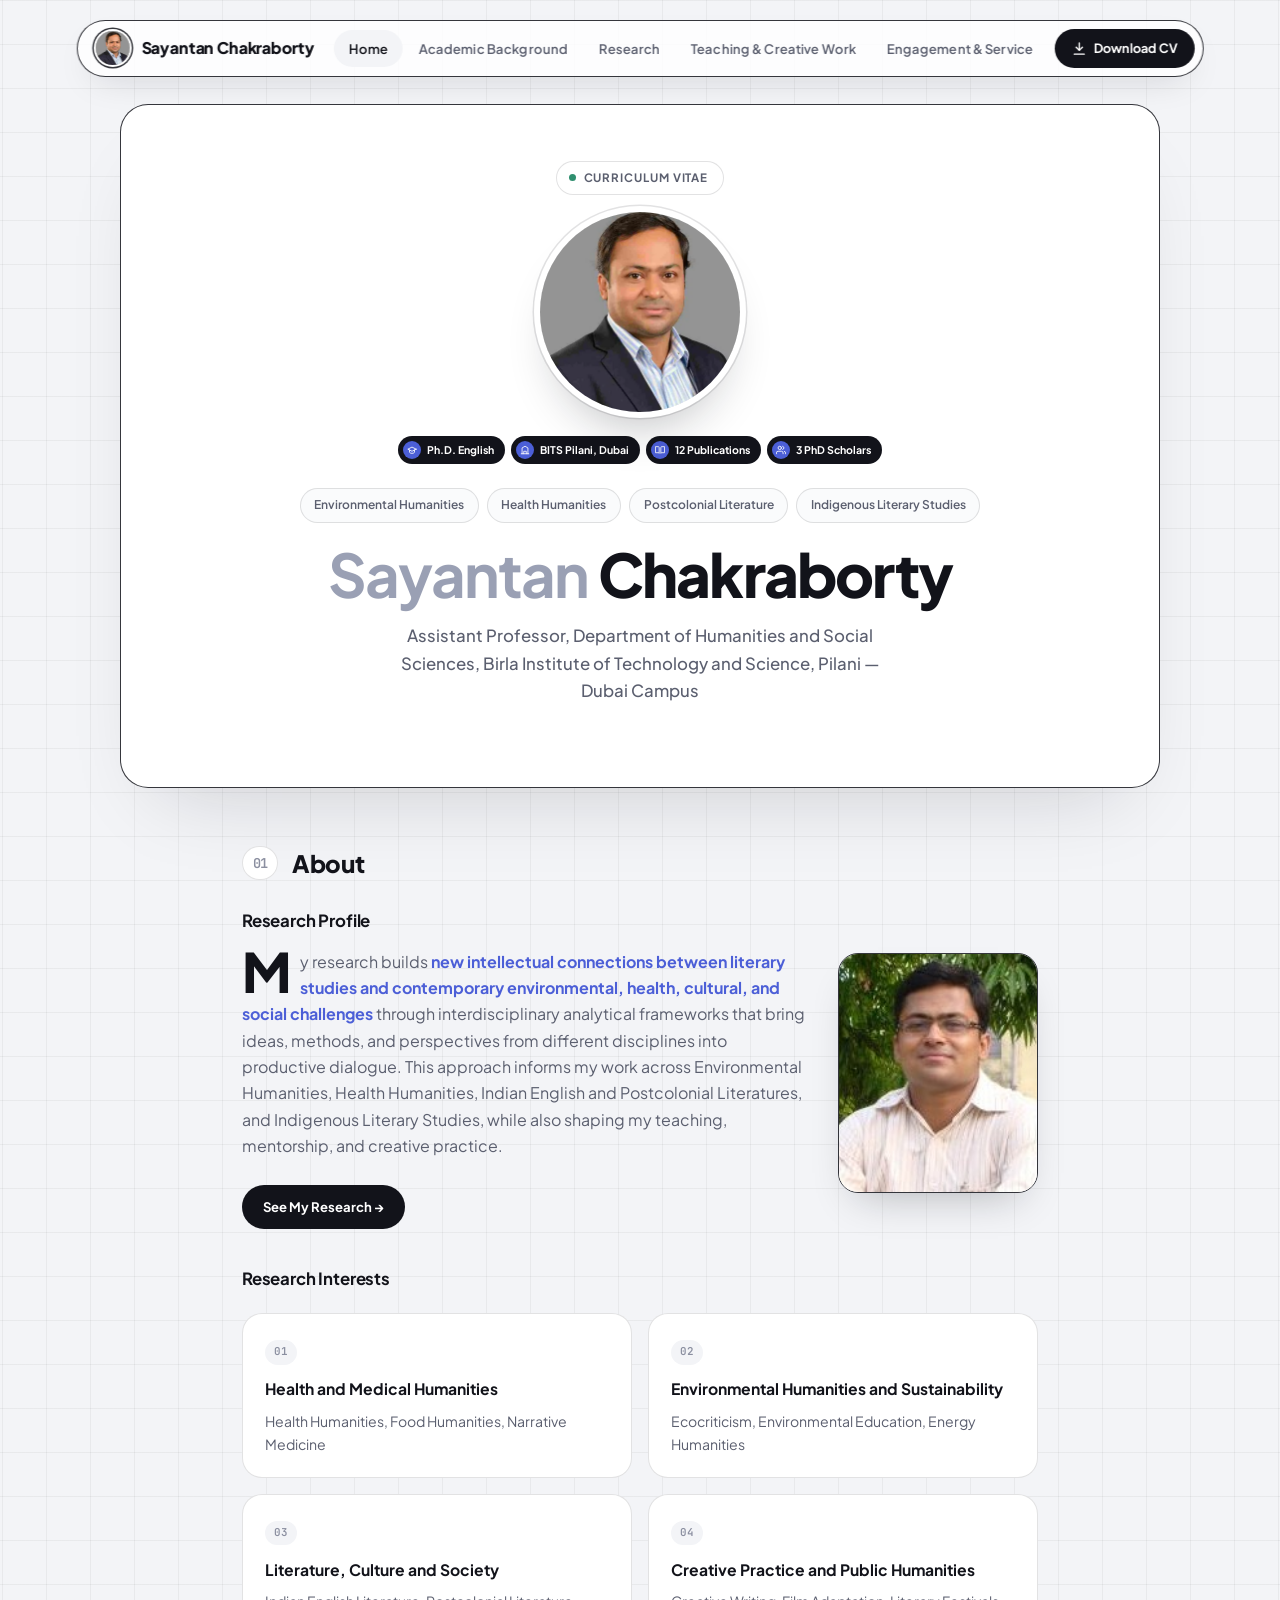
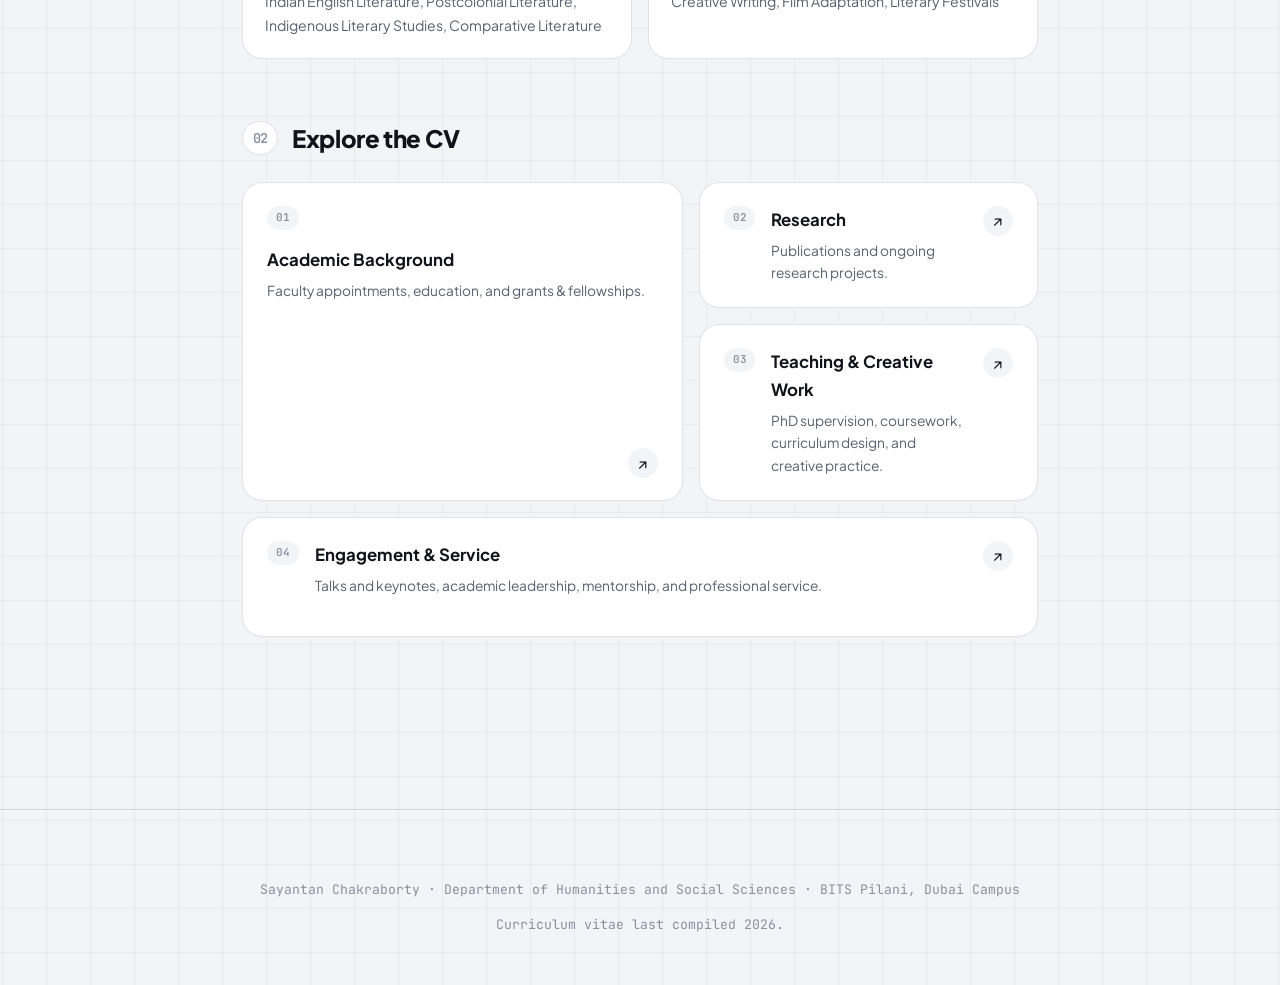
<file: index.html>
<!DOCTYPE html>
<html lang="en">
<head>
<meta charset="UTF-8">
<meta name="viewport" content="width=device-width, initial-scale=1.0">
<title>Sayantan Chakraborty — Curriculum Vitae</title>
<meta name="description" content="Academic portfolio and curriculum vitae of Sayantan Chakraborty, Assistant Professor, Department of Humanities and Social Sciences, BITS Pilani, Dubai Campus.">
<meta name="theme-color" content="#14161b">
<link rel="icon" href="assets/sayantan-chakraborty.webp" type="image/webp">
<link rel="apple-touch-icon" href="assets/sayantan-chakraborty.webp">
<meta property="og:type" content="profile">
<meta property="og:site_name" content="Sayantan Chakraborty">
<meta property="og:url" content="https://prashant-raghav1512.github.io/SayantanChakraborty/">
<meta property="og:title" content="Sayantan Chakraborty — Curriculum Vitae">
<meta property="og:description" content="Assistant Professor, Department of Humanities and Social Sciences, BITS Pilani, Dubai Campus. Environmental Humanities · Health Humanities · Postcolonial Literature.">
<meta property="og:image" content="https://prashant-raghav1512.github.io/SayantanChakraborty/assets/sayantan-chakraborty.webp">
<meta name="twitter:card" content="summary">
<meta name="twitter:title" content="Sayantan Chakraborty — Curriculum Vitae">
<meta name="twitter:description" content="Assistant Professor, Department of Humanities and Social Sciences, BITS Pilani, Dubai Campus.">
<meta name="twitter:image" content="https://prashant-raghav1512.github.io/SayantanChakraborty/assets/sayantan-chakraborty.webp">
<link rel="preconnect" href="https://fonts.googleapis.com">
<link rel="preconnect" href="https://fonts.gstatic.com" crossorigin>
<link href="https://fonts.googleapis.com/css2?family=Plus+Jakarta+Sans:wght@400;500;600;700;800&family=JetBrains+Mono:wght@400;500;600&display=swap" rel="stylesheet">
<link rel="stylesheet" href="styles.css?v=2">
</head>
<body>

<header class="topbar">
  <div class="topbar-inner">
    <a href="index.html" class="brand">
      <img class="brand-photo" src="assets/sayantan-chakraborty.webp" alt="Sayantan Chakraborty" width="38" height="38" decoding="async">
      <span class="brand-name">Sayantan Chakraborty</span>
    </a>
    <button id="navToggle" class="nav-toggle" aria-label="Toggle navigation" aria-expanded="false">
      <span></span><span></span><span></span>
    </button>
    <nav id="mainNav" class="main-nav">
      <a href="index.html" class="nav-link active">Home</a>
      <a href="academic.html" class="nav-link">Academic Background</a>
      <a href="research.html" class="nav-link">Research</a>
      <a href="teaching.html" class="nav-link">Teaching &amp; Creative Work</a>
      <a href="engagement.html" class="nav-link">Engagement &amp; Service</a>
      <a href="assets/Sayantan-Chakraborty-CV.pdf" download="Sayantan-Chakraborty-CV.pdf" class="nav-cta"><svg viewBox="0 0 24 24" fill="none" stroke="currentColor" stroke-width="2.2" stroke-linecap="round" stroke-linejoin="round" aria-hidden="true"><path d="M12 3v12"/><path d="M7 10l5 5 5-5"/><path d="M4 21h16"/></svg>Download CV</a>
    </nav>
  </div>
</header>

<main class="page-content">

  <div class="hero-stage">
  <header class="hero">
    <div class="container">
      <div class="hero-inner">
        <p class="eyebrow">Curriculum Vitae</p>

        <div class="hero-photo-stack">
          <div class="hero-photo-wrap">
            <img class="hero-photo" src="assets/sayantan-chakraborty.webp" alt="Portrait of Sayantan Chakraborty" width="200" height="200" decoding="async">
          </div>
        </div>

        <div class="hero-facts">
          <div class="hero-fact">
            <span class="hero-fact-icon" aria-hidden="true"><svg viewBox="0 0 24 24" fill="none" stroke="currentColor" stroke-width="2" stroke-linecap="round" stroke-linejoin="round"><path d="M22 10L12 5 2 10l10 5 10-5Z"/><path d="M6 12v5c0 1.5 2.5 3 6 3s6-1.5 6-3v-5"/></svg></span>
            Ph.D. English
          </div>
          <div class="hero-fact">
            <span class="hero-fact-icon" aria-hidden="true"><svg viewBox="0 0 24 24" fill="none" stroke="currentColor" stroke-width="2" stroke-linecap="round" stroke-linejoin="round"><path d="M3 21h18"/><path d="M5 21V7l7-4 7 4v14"/><path d="M9 21v-6h6v6"/></svg></span>
            BITS Pilani, Dubai
          </div>
          <div class="hero-fact">
            <span class="hero-fact-icon" aria-hidden="true"><svg viewBox="0 0 24 24" fill="none" stroke="currentColor" stroke-width="2" stroke-linecap="round" stroke-linejoin="round"><path d="M2 4h6a2 2 0 0 1 2 2v14a1.5 1.5 0 0 0-1.5-1.5H2z"/><path d="M22 4h-6a2 2 0 0 0-2 2v14a1.5 1.5 0 0 1 1.5-1.5H22z"/></svg></span>
            12 Publications
          </div>
          <div class="hero-fact">
            <span class="hero-fact-icon" aria-hidden="true"><svg viewBox="0 0 24 24" fill="none" stroke="currentColor" stroke-width="2" stroke-linecap="round" stroke-linejoin="round"><path d="M17 21v-2a4 4 0 0 0-4-4H5a4 4 0 0 0-4 4v2"/><circle cx="9" cy="7" r="4"/><path d="M23 21v-2a4 4 0 0 0-3-3.87"/><path d="M16 3.13a4 4 0 0 1 0 7.75"/></svg></span>
            3 PhD Scholars
          </div>
        </div>

        <div class="hero-tags">
          <span>Environmental Humanities</span>
          <span>Health Humanities</span>
          <span>Postcolonial Literature</span>
          <span>Indigenous Literary Studies</span>
        </div>

        <div class="hero-text">
          <h1><span class="muted-word">Sayantan</span> Chakraborty</h1>
          <p class="hero-title">Assistant Professor, Department of Humanities and Social Sciences, Birla Institute of Technology and Science, Pilani — Dubai Campus</p>
        </div>
      </div>
    </div>
  </header>
  </div>

  <div class="container">

    <section class="section">
      <h2>About</h2>
      <h3 class="sub">Research Profile</h3>
      <figure class="about-photo">
        <img src="assets/sayantan-chakraborty-about.jpg" alt="Sayantan Chakraborty" width="220" height="260" loading="lazy" decoding="async">
      </figure>
      <p class="lede-drop">My research builds <span class="hl">new intellectual connections between literary studies and contemporary environmental, health, cultural, and social challenges</span> through interdisciplinary analytical frameworks that bring ideas, methods, and perspectives from different disciplines into productive dialogue. This approach informs my work across Environmental Humanities, Health Humanities, Indian English and Postcolonial Literatures, and Indigenous Literary Studies, while also shaping my teaching, mentorship, and creative practice.</p>

      <a class="cta-pill" href="research.html">See My Research →</a>

      <h3 class="sub">Research Interests</h3>
      <div class="interest-grid">
        <div class="interest-card" data-index="01">
          <h4>Health and Medical Humanities</h4>
          <p>Health Humanities, Food Humanities, Narrative Medicine</p>
        </div>
        <div class="interest-card" data-index="02">
          <h4>Environmental Humanities and Sustainability</h4>
          <p>Ecocriticism, Environmental Education, Energy Humanities</p>
        </div>
        <div class="interest-card" data-index="03">
          <h4>Literature, Culture and Society</h4>
          <p>Indian English Literature, Postcolonial Literature, Indigenous Literary Studies, Comparative Literature</p>
        </div>
        <div class="interest-card" data-index="04">
          <h4>Creative Practice and Public Humanities</h4>
          <p>Creative Writing, Film Adaptation, Literary Festivals</p>
        </div>
      </div>
    </section>

    <section class="section">
      <h2>Explore the CV</h2>
      <div class="quicklinks">
        <a class="quicklink-card" href="academic.html" data-index="01">
          <div class="quicklink-body">
            <h3>Academic Background</h3>
            <p>Faculty appointments, education, and grants &amp; fellowships.</p>
          </div>
          <span class="quicklink-arrow" aria-hidden="true">↗</span>
        </a>
        <a class="quicklink-card" href="research.html" data-index="02">
          <div class="quicklink-body">
            <h3>Research</h3>
            <p>Publications and ongoing research projects.</p>
          </div>
          <span class="quicklink-arrow" aria-hidden="true">↗</span>
        </a>
        <a class="quicklink-card" href="teaching.html" data-index="03">
          <div class="quicklink-body">
            <h3>Teaching &amp; Creative Work</h3>
            <p>PhD supervision, coursework, curriculum design, and creative practice.</p>
          </div>
          <span class="quicklink-arrow" aria-hidden="true">↗</span>
        </a>
        <a class="quicklink-card" href="engagement.html" data-index="04">
          <div class="quicklink-body">
            <h3>Engagement &amp; Service</h3>
            <p>Talks and keynotes, academic leadership, mentorship, and professional service.</p>
          </div>
          <span class="quicklink-arrow" aria-hidden="true">↗</span>
        </a>
      </div>
    </section>

  </div>
</main>

<footer class="site-footer">
  <p>Sayantan Chakraborty · Department of Humanities and Social Sciences · BITS Pilani, Dubai Campus</p>
  <p class="footer-note">Curriculum vitae last compiled 2026.</p>
</footer>

<script src="script.js?v=2"></script>
</body>
</html>
</file>
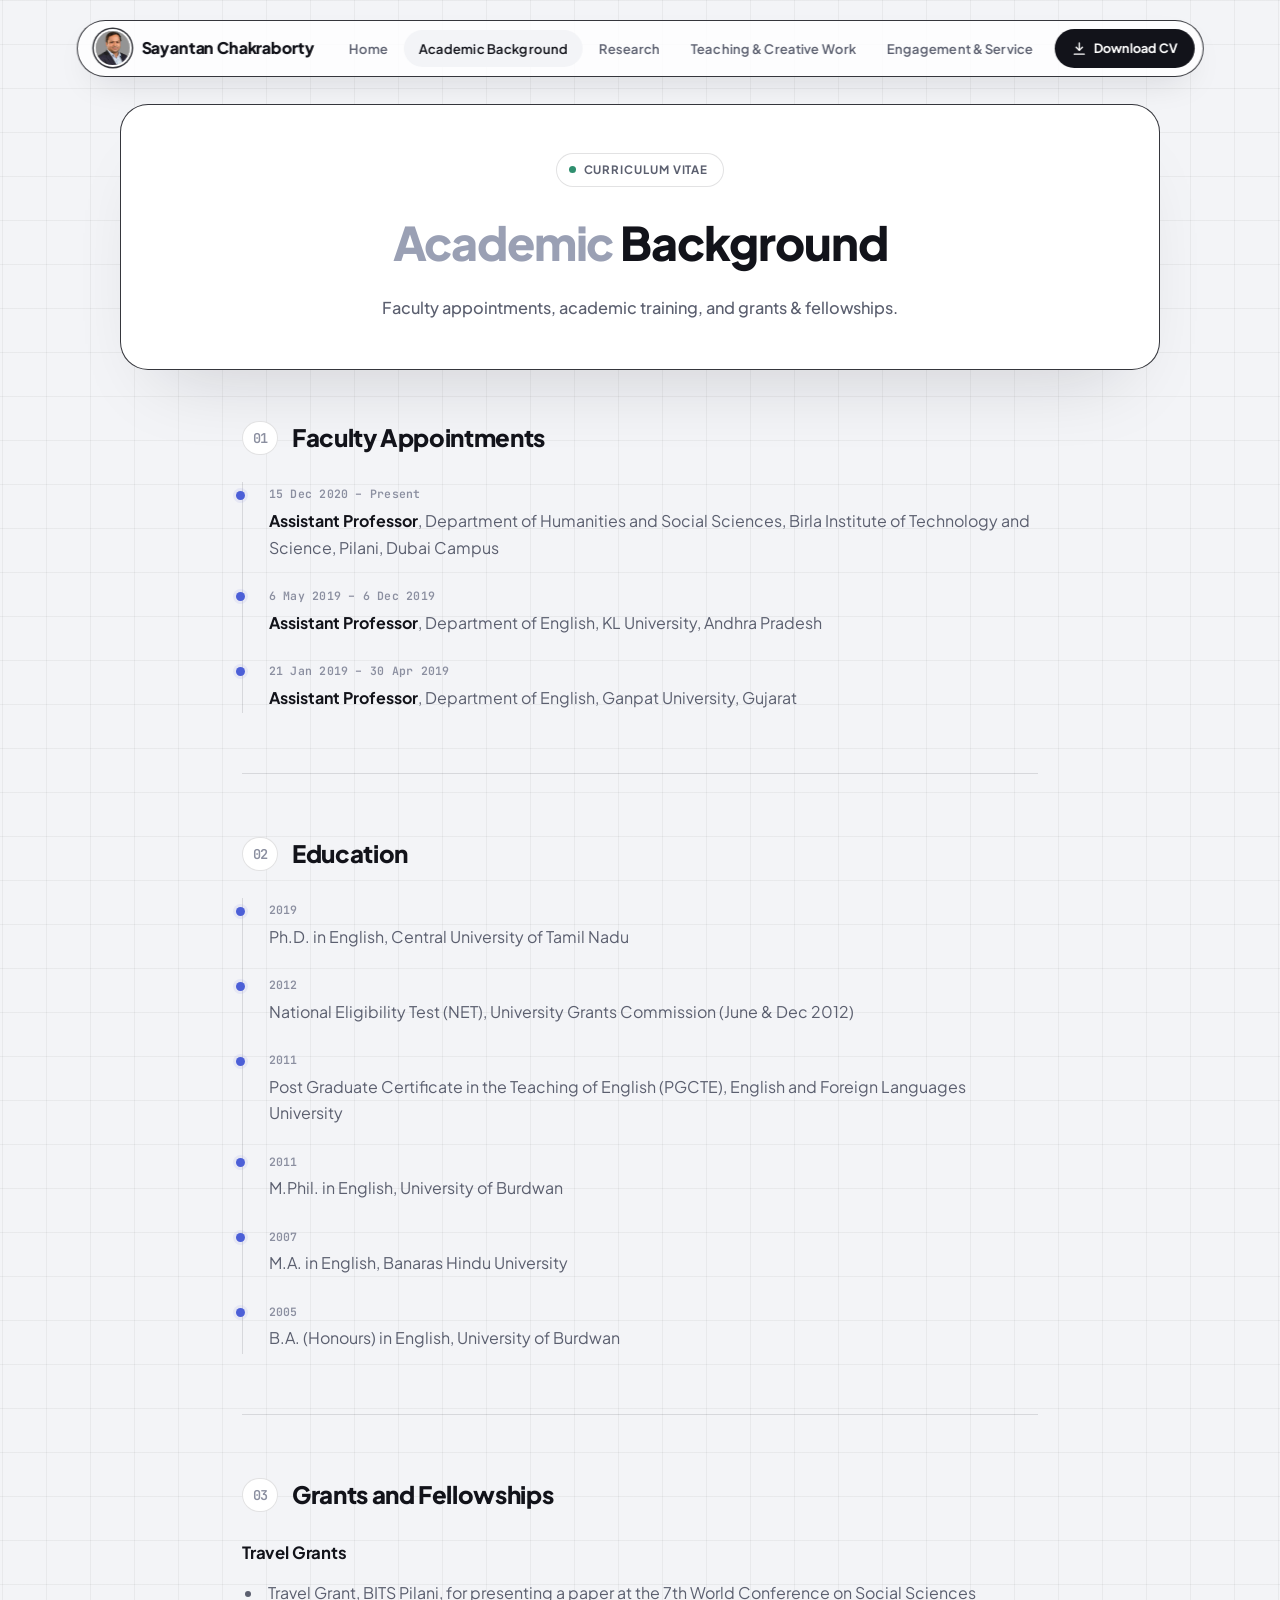
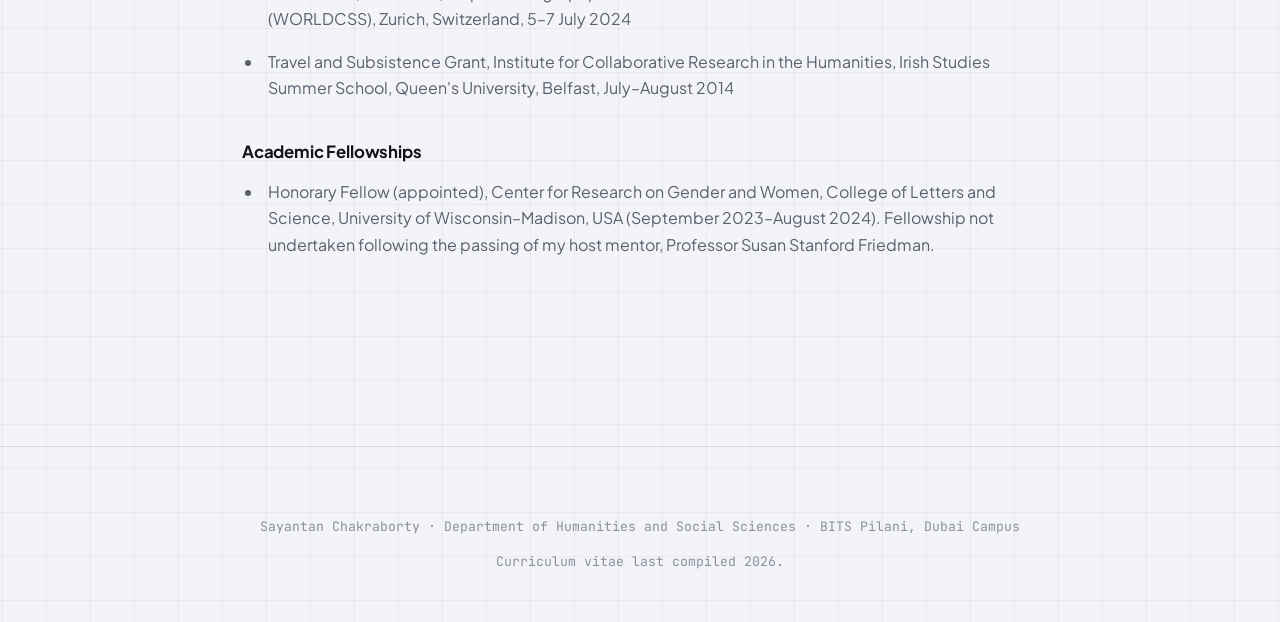
<file: academic.html>
<!DOCTYPE html>
<html lang="en">
<head>
<meta charset="UTF-8">
<meta name="viewport" content="width=device-width, initial-scale=1.0">
<title>Academic Background — Sayantan Chakraborty</title>
<meta name="description" content="Faculty appointments, education, and grants & fellowships of Sayantan Chakraborty, Assistant Professor, BITS Pilani, Dubai Campus.">
<meta name="theme-color" content="#14161b">
<link rel="icon" href="assets/sayantan-chakraborty.webp" type="image/webp">
<link rel="apple-touch-icon" href="assets/sayantan-chakraborty.webp">
<meta property="og:type" content="profile">
<meta property="og:site_name" content="Sayantan Chakraborty">
<meta property="og:url" content="https://prashant-raghav1512.github.io/SayantanChakraborty/academic.html">
<meta property="og:title" content="Academic Background — Sayantan Chakraborty">
<meta property="og:description" content="Faculty appointments, education, and grants & fellowships.">
<meta property="og:image" content="https://prashant-raghav1512.github.io/SayantanChakraborty/assets/sayantan-chakraborty.webp">
<meta name="twitter:card" content="summary">
<meta name="twitter:title" content="Academic Background — Sayantan Chakraborty">
<meta name="twitter:image" content="https://prashant-raghav1512.github.io/SayantanChakraborty/assets/sayantan-chakraborty.webp">
<link rel="preconnect" href="https://fonts.googleapis.com">
<link rel="preconnect" href="https://fonts.gstatic.com" crossorigin>
<link href="https://fonts.googleapis.com/css2?family=Plus+Jakarta+Sans:wght@400;500;600;700;800&family=JetBrains+Mono:wght@400;500;600&display=swap" rel="stylesheet">
<link rel="stylesheet" href="styles.css?v=2">
</head>
<body>

<header class="topbar">
  <div class="topbar-inner">
    <a href="index.html" class="brand">
      <img class="brand-photo" src="assets/sayantan-chakraborty.webp" alt="Sayantan Chakraborty" width="38" height="38" decoding="async">
      <span class="brand-name">Sayantan Chakraborty</span>
    </a>
    <button id="navToggle" class="nav-toggle" aria-label="Toggle navigation" aria-expanded="false">
      <span></span><span></span><span></span>
    </button>
    <nav id="mainNav" class="main-nav">
      <a href="index.html" class="nav-link">Home</a>
      <a href="academic.html" class="nav-link active">Academic Background</a>
      <a href="research.html" class="nav-link">Research</a>
      <a href="teaching.html" class="nav-link">Teaching &amp; Creative Work</a>
      <a href="engagement.html" class="nav-link">Engagement &amp; Service</a>
      <a href="assets/Sayantan-Chakraborty-CV.pdf" download="Sayantan-Chakraborty-CV.pdf" class="nav-cta"><svg viewBox="0 0 24 24" fill="none" stroke="currentColor" stroke-width="2.2" stroke-linecap="round" stroke-linejoin="round" aria-hidden="true"><path d="M12 3v12"/><path d="M7 10l5 5 5-5"/><path d="M4 21h16"/></svg>Download CV</a>
    </nav>
  </div>
</header>

<main class="page-content">

  <div class="hero-stage">
    <div class="ghost-name" aria-hidden="true">Academic Background</div>
  <header class="page-header">
    <div class="container">
      <p class="eyebrow">Curriculum Vitae</p>
      <h1><span class="muted-word">Academic</span> Background</h1>
      <p class="lede">Faculty appointments, academic training, and grants &amp; fellowships.</p>
    </div>
  </header>
  </div>

  <aside class="page-toc" id="pageToc" aria-label="On this page"></aside>

  <div class="container">

    <section class="section">
      <h2>Faculty Appointments</h2>
      <ul class="timeline">
        <li>
          <span class="tl-date">15 Dec 2020 – Present</span>
          <span class="tl-body"><strong>Assistant Professor</strong>, Department of Humanities and Social Sciences, Birla Institute of Technology and Science, Pilani, Dubai Campus</span>
        </li>
        <li>
          <span class="tl-date">6 May 2019 – 6 Dec 2019</span>
          <span class="tl-body"><strong>Assistant Professor</strong>, Department of English, KL University, Andhra Pradesh</span>
        </li>
        <li>
          <span class="tl-date">21 Jan 2019 – 30 Apr 2019</span>
          <span class="tl-body"><strong>Assistant Professor</strong>, Department of English, Ganpat University, Gujarat</span>
        </li>
      </ul>
    </section>

    <hr class="divider">

    <section class="section">
      <h2>Education</h2>
      <ul class="timeline">
        <li><span class="tl-date">2019</span><span class="tl-body">Ph.D. in English, Central University of Tamil Nadu</span></li>
        <li><span class="tl-date">2012</span><span class="tl-body">National Eligibility Test (NET), University Grants Commission (June &amp; Dec 2012)</span></li>
        <li><span class="tl-date">2011</span><span class="tl-body">Post Graduate Certificate in the Teaching of English (PGCTE), English and Foreign Languages University</span></li>
        <li><span class="tl-date">2011</span><span class="tl-body">M.Phil. in English, University of Burdwan</span></li>
        <li><span class="tl-date">2007</span><span class="tl-body">M.A. in English, Banaras Hindu University</span></li>
        <li><span class="tl-date">2005</span><span class="tl-body">B.A. (Honours) in English, University of Burdwan</span></li>
      </ul>
    </section>

    <hr class="divider">

    <section class="section">
      <h2>Grants and Fellowships</h2>
      <h3 class="sub">Travel Grants</h3>
      <ul class="plain-list">
        <li>Travel Grant, BITS Pilani, for presenting a paper at the 7th World Conference on Social Sciences (WORLDCSS), Zurich, Switzerland, 5–7 July 2024</li>
        <li>Travel and Subsistence Grant, Institute for Collaborative Research in the Humanities, Irish Studies Summer School, Queen's University, Belfast, July–August 2014</li>
      </ul>

      <h3 class="sub">Academic Fellowships</h3>
      <ul class="plain-list">
        <li>Honorary Fellow (appointed), Center for Research on Gender and Women, College of Letters and Science, University of Wisconsin–Madison, USA (September 2023–August 2024). Fellowship not undertaken following the passing of my host mentor, Professor Susan Stanford Friedman.</li>
      </ul>
    </section>

  </div>
</main>

<footer class="site-footer">
  <p>Sayantan Chakraborty · Department of Humanities and Social Sciences · BITS Pilani, Dubai Campus</p>
  <p class="footer-note">Curriculum vitae last compiled 2026.</p>
</footer>

<script src="script.js?v=2"></script>
</body>
</html>
</file>
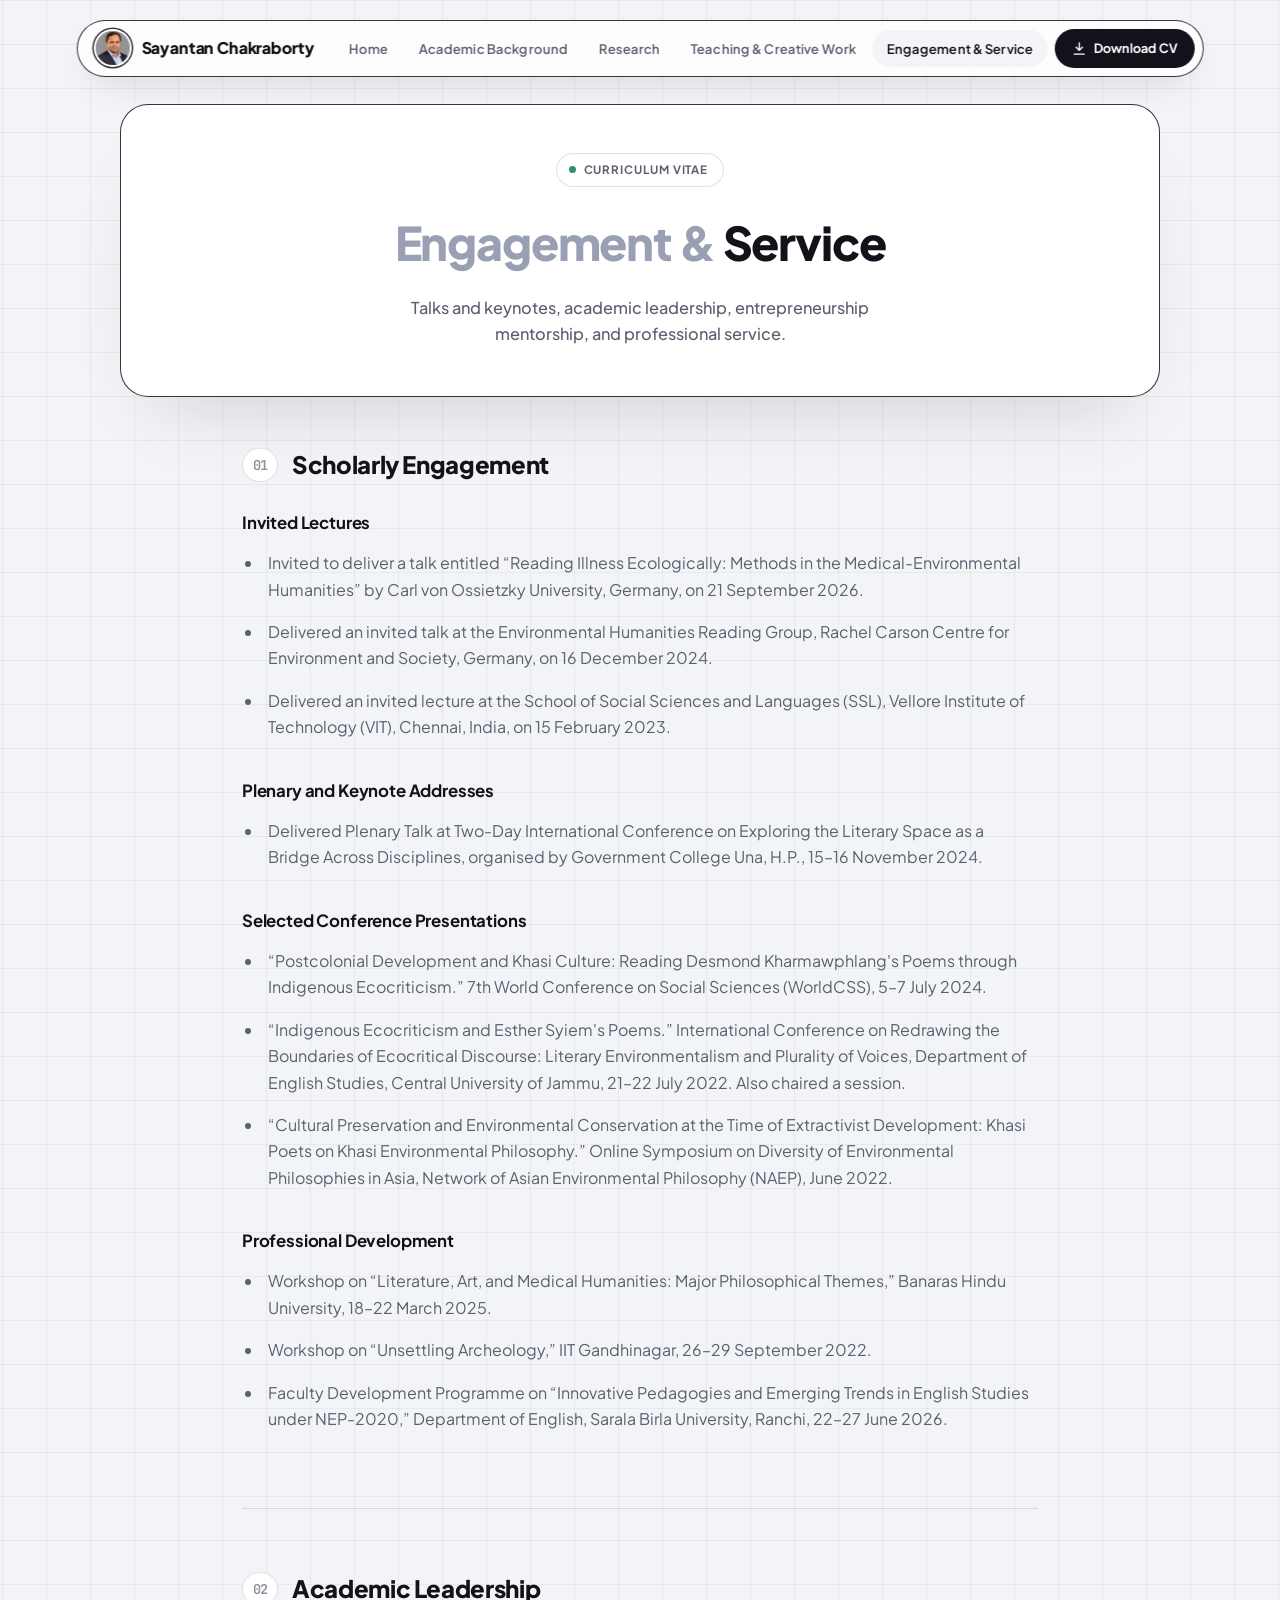
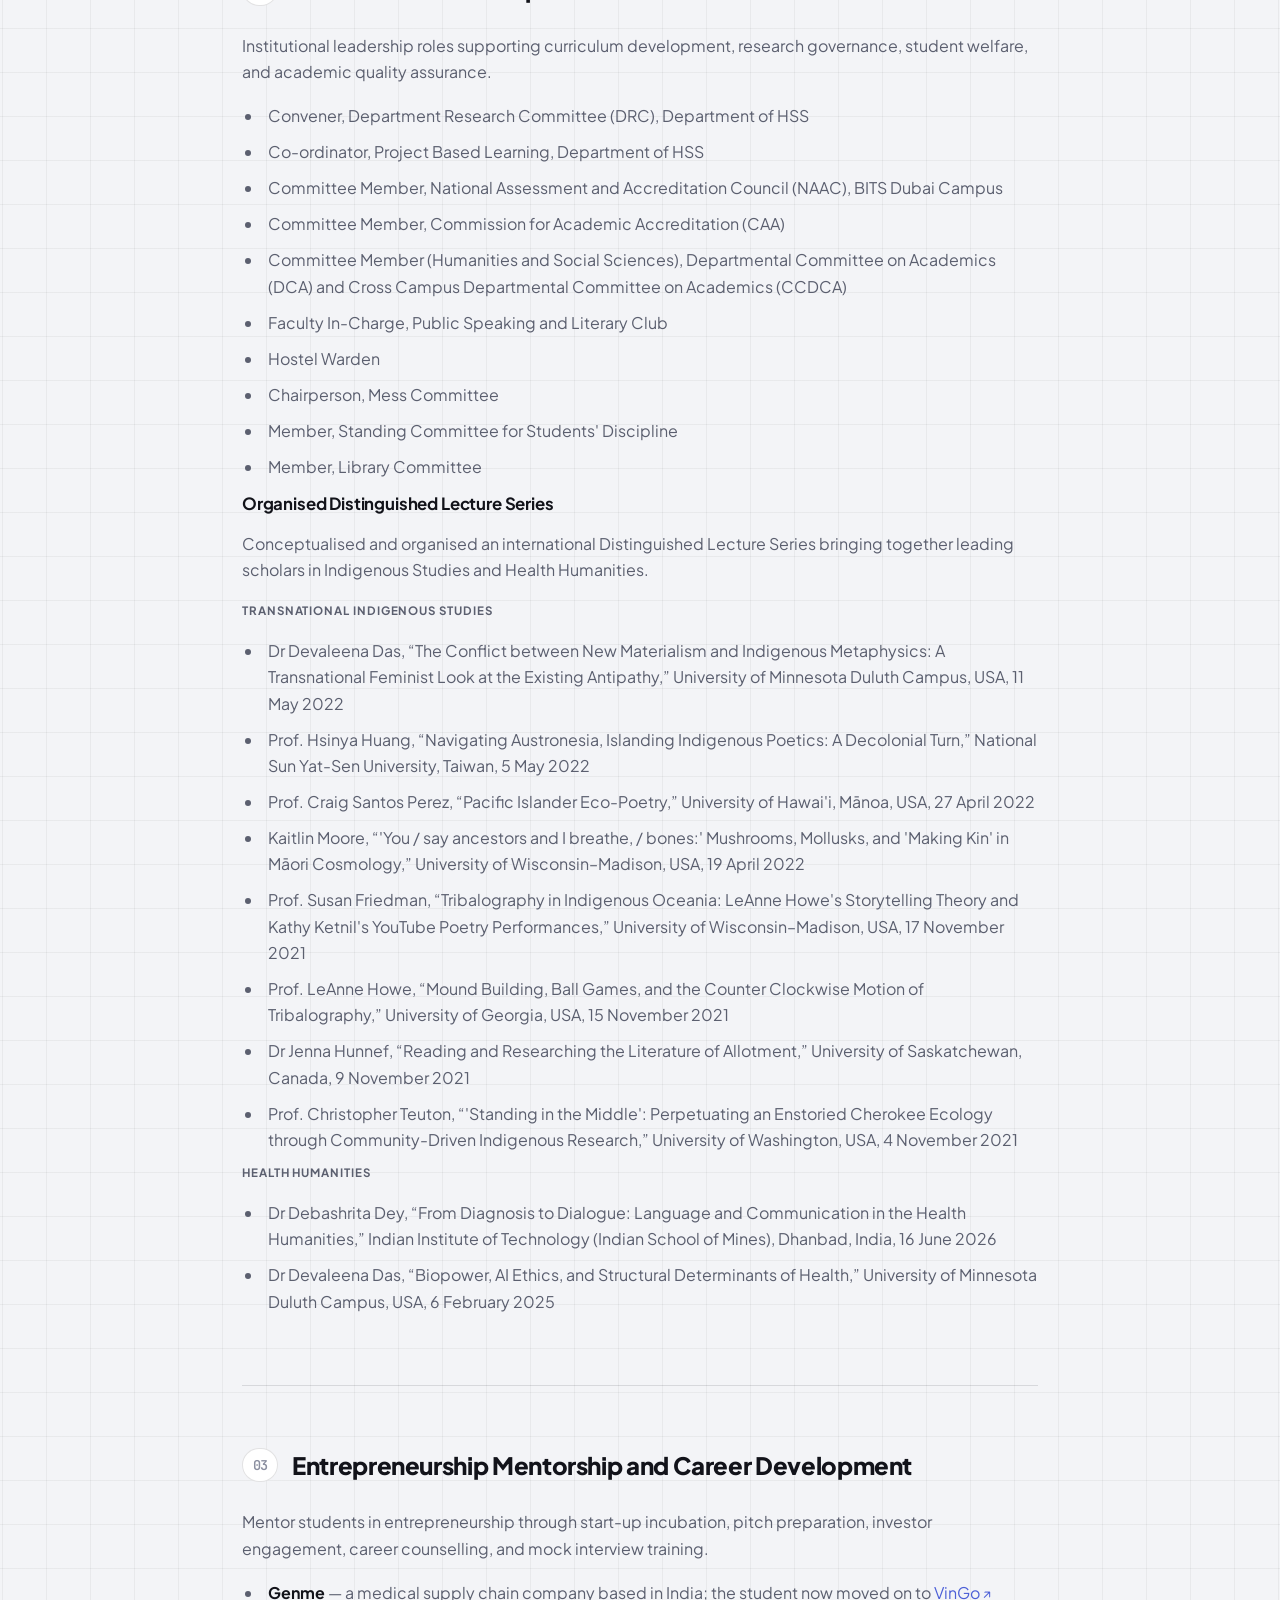
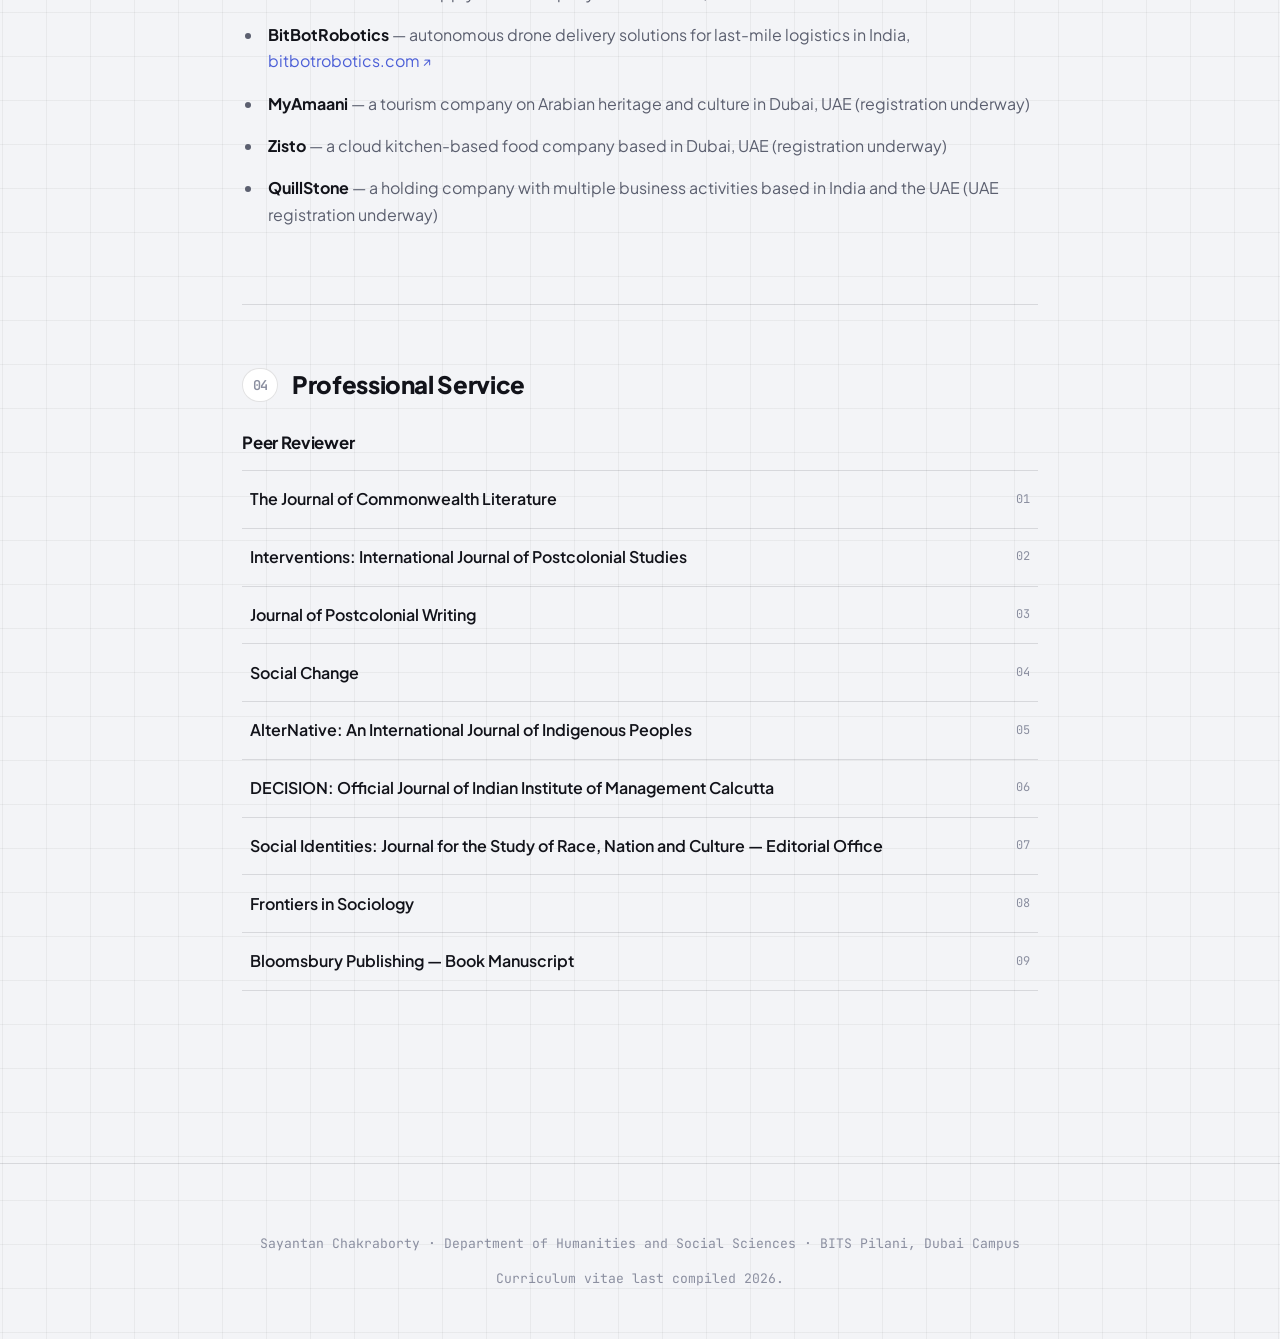
<file: engagement.html>
<!DOCTYPE html>
<html lang="en">
<head>
<meta charset="UTF-8">
<meta name="viewport" content="width=device-width, initial-scale=1.0">
<title>Engagement &amp; Service — Sayantan Chakraborty</title>
<meta name="description" content="Talks and keynotes, academic leadership, entrepreneurship mentorship, and professional service by Sayantan Chakraborty.">
<meta name="theme-color" content="#14161b">
<link rel="icon" href="assets/sayantan-chakraborty.webp" type="image/webp">
<link rel="apple-touch-icon" href="assets/sayantan-chakraborty.webp">
<meta property="og:type" content="profile">
<meta property="og:site_name" content="Sayantan Chakraborty">
<meta property="og:url" content="https://prashant-raghav1512.github.io/SayantanChakraborty/engagement.html">
<meta property="og:title" content="Engagement & Service — Sayantan Chakraborty">
<meta property="og:description" content="Talks and keynotes, academic leadership, entrepreneurship mentorship, and professional service.">
<meta property="og:image" content="https://prashant-raghav1512.github.io/SayantanChakraborty/assets/sayantan-chakraborty.webp">
<meta name="twitter:card" content="summary">
<meta name="twitter:title" content="Engagement & Service — Sayantan Chakraborty">
<meta name="twitter:image" content="https://prashant-raghav1512.github.io/SayantanChakraborty/assets/sayantan-chakraborty.webp">
<link rel="preconnect" href="https://fonts.googleapis.com">
<link rel="preconnect" href="https://fonts.gstatic.com" crossorigin>
<link href="https://fonts.googleapis.com/css2?family=Plus+Jakarta+Sans:wght@400;500;600;700;800&family=JetBrains+Mono:wght@400;500;600&display=swap" rel="stylesheet">
<link rel="stylesheet" href="styles.css?v=2">
</head>
<body>

<header class="topbar">
  <div class="topbar-inner">
    <a href="index.html" class="brand">
      <img class="brand-photo" src="assets/sayantan-chakraborty.webp" alt="Sayantan Chakraborty" width="38" height="38" decoding="async">
      <span class="brand-name">Sayantan Chakraborty</span>
    </a>
    <button id="navToggle" class="nav-toggle" aria-label="Toggle navigation" aria-expanded="false">
      <span></span><span></span><span></span>
    </button>
    <nav id="mainNav" class="main-nav">
      <a href="index.html" class="nav-link">Home</a>
      <a href="academic.html" class="nav-link">Academic Background</a>
      <a href="research.html" class="nav-link">Research</a>
      <a href="teaching.html" class="nav-link">Teaching &amp; Creative Work</a>
      <a href="engagement.html" class="nav-link active">Engagement &amp; Service</a>
      <a href="assets/Sayantan-Chakraborty-CV.pdf" download="Sayantan-Chakraborty-CV.pdf" class="nav-cta"><svg viewBox="0 0 24 24" fill="none" stroke="currentColor" stroke-width="2.2" stroke-linecap="round" stroke-linejoin="round" aria-hidden="true"><path d="M12 3v12"/><path d="M7 10l5 5 5-5"/><path d="M4 21h16"/></svg>Download CV</a>
    </nav>
  </div>
</header>

<main class="page-content">

  <div class="hero-stage">
    <div class="ghost-name" aria-hidden="true">Engagement &amp; Service</div>
  <header class="page-header">
    <div class="container">
      <p class="eyebrow">Curriculum Vitae</p>
      <h1><span class="muted-word">Engagement &amp;</span> Service</h1>
      <p class="lede">Talks and keynotes, academic leadership, entrepreneurship mentorship, and professional service.</p>
    </div>
  </header>
  </div>

  <aside class="page-toc" id="pageToc" aria-label="On this page"></aside>

  <div class="container">

    <section class="section">
      <h2>Scholarly Engagement</h2>

      <h3 class="sub">Invited Lectures</h3>
      <ul class="plain-list">
        <li>Invited to deliver a talk entitled “Reading Illness Ecologically: Methods in the Medical-Environmental Humanities” by Carl von Ossietzky University, Germany, on 21 September 2026.</li>
        <li>Delivered an invited talk at the Environmental Humanities Reading Group, Rachel Carson Centre for Environment and Society, Germany, on 16 December 2024.</li>
        <li>Delivered an invited lecture at the School of Social Sciences and Languages (SSL), Vellore Institute of Technology (VIT), Chennai, India, on 15 February 2023.</li>
      </ul>

      <h3 class="sub">Plenary and Keynote Addresses</h3>
      <ul class="plain-list">
        <li>Delivered Plenary Talk at Two-Day International Conference on Exploring the Literary Space as a Bridge Across Disciplines, organised by Government College Una, H.P., 15–16 November 2024.</li>
      </ul>

      <h3 class="sub">Selected Conference Presentations</h3>
      <ul class="plain-list">
        <li>“Postcolonial Development and Khasi Culture: Reading Desmond Kharmawphlang's Poems through Indigenous Ecocriticism.” 7th World Conference on Social Sciences (WorldCSS), 5–7 July 2024.</li>
        <li>“Indigenous Ecocriticism and Esther Syiem's Poems.” International Conference on Redrawing the Boundaries of Ecocritical Discourse: Literary Environmentalism and Plurality of Voices, Department of English Studies, Central University of Jammu, 21–22 July 2022. Also chaired a session.</li>
        <li>“Cultural Preservation and Environmental Conservation at the Time of Extractivist Development: Khasi Poets on Khasi Environmental Philosophy.” Online Symposium on Diversity of Environmental Philosophies in Asia, Network of Asian Environmental Philosophy (NAEP), June 2022.</li>
      </ul>

      <h3 class="sub">Professional Development</h3>
      <ul class="plain-list">
        <li>Workshop on “Literature, Art, and Medical Humanities: Major Philosophical Themes,” Banaras Hindu University, 18–22 March 2025.</li>
        <li>Workshop on “Unsettling Archeology,” IIT Gandhinagar, 26–29 September 2022.</li>
        <li>Faculty Development Programme on “Innovative Pedagogies and Emerging Trends in English Studies under NEP-2020,” Department of English, Sarala Birla University, Ranchi, 22–27 June 2026.</li>
      </ul>
    </section>

    <hr class="divider">

    <section class="section">
      <h2>Academic Leadership</h2>
      <p>Institutional leadership roles supporting curriculum development, research governance, student welfare, and academic quality assurance.</p>
      <ul class="plain-list compact">
        <li>Convener, Department Research Committee (DRC), Department of HSS</li>
        <li>Co-ordinator, Project Based Learning, Department of HSS</li>
        <li>Committee Member, National Assessment and Accreditation Council (NAAC), BITS Dubai Campus</li>
        <li>Committee Member, Commission for Academic Accreditation (CAA)</li>
        <li>Committee Member (Humanities and Social Sciences), Departmental Committee on Academics (DCA) and Cross Campus Departmental Committee on Academics (CCDCA)</li>
        <li>Faculty In-Charge, Public Speaking and Literary Club</li>
        <li>Hostel Warden</li>
        <li>Chairperson, Mess Committee</li>
        <li>Member, Standing Committee for Students' Discipline</li>
        <li>Member, Library Committee</li>
      </ul>

      <h3 class="sub">Organised Distinguished Lecture Series</h3>
      <p>Conceptualised and organised an international Distinguished Lecture Series bringing together leading scholars in Indigenous Studies and Health Humanities.</p>

      <p class="label-inline">Transnational Indigenous Studies</p>
      <ul class="plain-list compact">
        <li>Dr Devaleena Das, “The Conflict between New Materialism and Indigenous Metaphysics: A Transnational Feminist Look at the Existing Antipathy,” University of Minnesota Duluth Campus, USA, 11 May 2022</li>
        <li>Prof. Hsinya Huang, “Navigating Austronesia, Islanding Indigenous Poetics: A Decolonial Turn,” National Sun Yat-Sen University, Taiwan, 5 May 2022</li>
        <li>Prof. Craig Santos Perez, “Pacific Islander Eco-Poetry,” University of Hawai'i, Mānoa, USA, 27 April 2022</li>
        <li>Kaitlin Moore, “'You / say ancestors and I breathe, / bones:' Mushrooms, Mollusks, and 'Making Kin' in Māori Cosmology,” University of Wisconsin–Madison, USA, 19 April 2022</li>
        <li>Prof. Susan Friedman, “Tribalography in Indigenous Oceania: LeAnne Howe's Storytelling Theory and Kathy Ketnil's YouTube Poetry Performances,” University of Wisconsin–Madison, USA, 17 November 2021</li>
        <li>Prof. LeAnne Howe, “Mound Building, Ball Games, and the Counter Clockwise Motion of Tribalography,” University of Georgia, USA, 15 November 2021</li>
        <li>Dr Jenna Hunnef, “Reading and Researching the Literature of Allotment,” University of Saskatchewan, Canada, 9 November 2021</li>
        <li>Prof. Christopher Teuton, “'Standing in the Middle': Perpetuating an Enstoried Cherokee Ecology through Community-Driven Indigenous Research,” University of Washington, USA, 4 November 2021</li>
      </ul>

      <p class="label-inline">Health Humanities</p>
      <ul class="plain-list compact">
        <li>Dr Debashrita Dey, “From Diagnosis to Dialogue: Language and Communication in the Health Humanities,” Indian Institute of Technology (Indian School of Mines), Dhanbad, India, 16 June 2026</li>
        <li>Dr Devaleena Das, “Biopower, AI Ethics, and Structural Determinants of Health,” University of Minnesota Duluth Campus, USA, 6 February 2025</li>
      </ul>
    </section>

    <hr class="divider">

    <section class="section">
      <h2>Entrepreneurship Mentorship and Career Development</h2>
      <p>Mentor students in entrepreneurship through start-up incubation, pitch preparation, investor engagement, career counselling, and mock interview training.</p>
      <ul class="plain-list">
        <li><strong>Genme</strong> — a medical supply chain company based in India; the student now moved on to <a href="https://justvingo.com/" target="_blank" rel="noopener">VinGo</a></li>
        <li><strong>BitBotRobotics</strong> — autonomous drone delivery solutions for last-mile logistics in India, <a href="https://bitbotrobotics.com/" target="_blank" rel="noopener">bitbotrobotics.com</a></li>
        <li><strong>MyAmaani</strong> — a tourism company on Arabian heritage and culture in Dubai, UAE (registration underway)</li>
        <li><strong>Zisto</strong> — a cloud kitchen-based food company based in Dubai, UAE (registration underway)</li>
        <li><strong>QuillStone</strong> — a holding company with multiple business activities based in India and the UAE (UAE registration underway)</li>
      </ul>
    </section>

    <hr class="divider">

    <section class="section">
      <h2>Professional Service</h2>
      <h3 class="sub">Peer Reviewer</h3>
      <div class="row-list">
        <div class="row-list-item"><span class="row-name">The Journal of Commonwealth Literature</span><span class="row-index">01</span></div>
        <div class="row-list-item"><span class="row-name">Interventions: International Journal of Postcolonial Studies</span><span class="row-index">02</span></div>
        <div class="row-list-item"><span class="row-name">Journal of Postcolonial Writing</span><span class="row-index">03</span></div>
        <div class="row-list-item"><span class="row-name">Social Change</span><span class="row-index">04</span></div>
        <div class="row-list-item"><span class="row-name">AlterNative: An International Journal of Indigenous Peoples</span><span class="row-index">05</span></div>
        <div class="row-list-item"><span class="row-name">DECISION: Official Journal of Indian Institute of Management Calcutta</span><span class="row-index">06</span></div>
        <div class="row-list-item"><span class="row-name">Social Identities: Journal for the Study of Race, Nation and Culture — Editorial Office</span><span class="row-index">07</span></div>
        <div class="row-list-item"><span class="row-name">Frontiers in Sociology</span><span class="row-index">08</span></div>
        <div class="row-list-item"><span class="row-name">Bloomsbury Publishing — Book Manuscript</span><span class="row-index">09</span></div>
      </div>
    </section>

  </div>
</main>

<footer class="site-footer">
  <p>Sayantan Chakraborty · Department of Humanities and Social Sciences · BITS Pilani, Dubai Campus</p>
  <p class="footer-note">Curriculum vitae last compiled 2026.</p>
</footer>

<script src="script.js?v=2"></script>
</body>
</html>
</file>
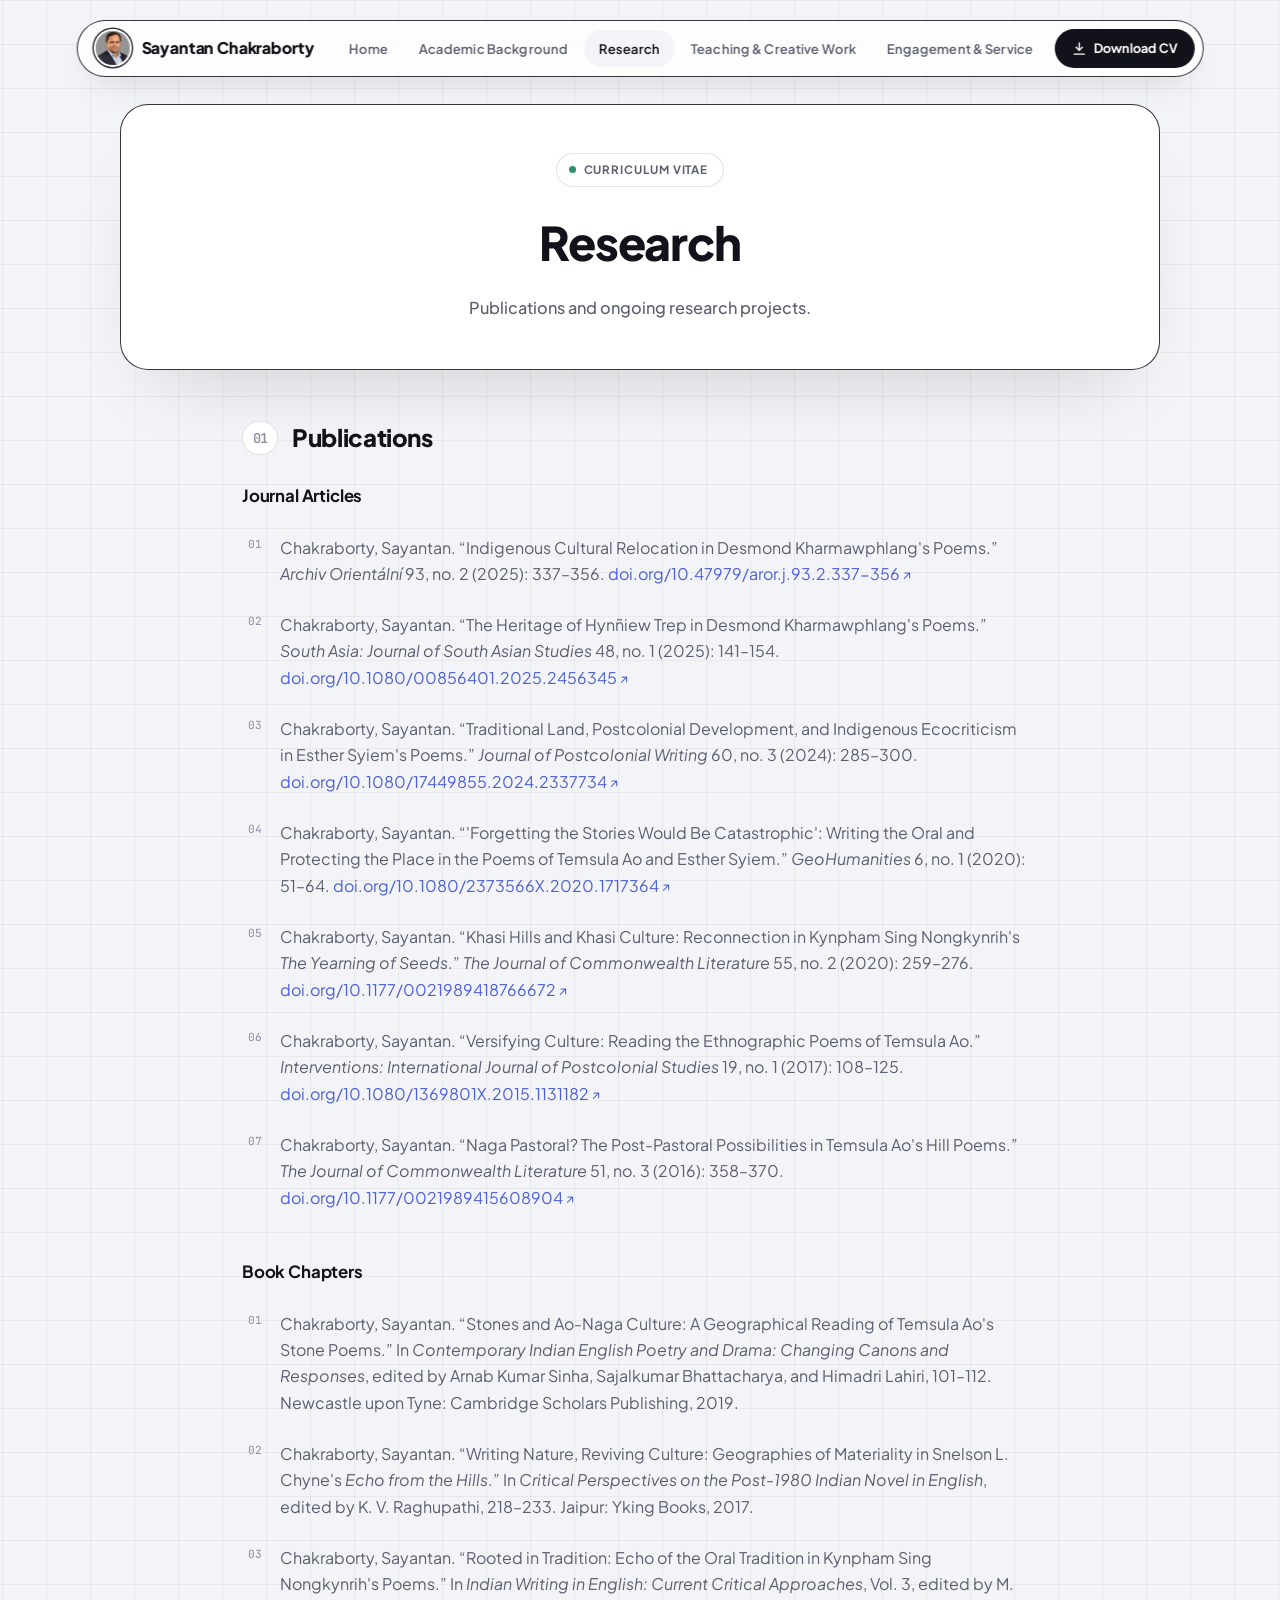
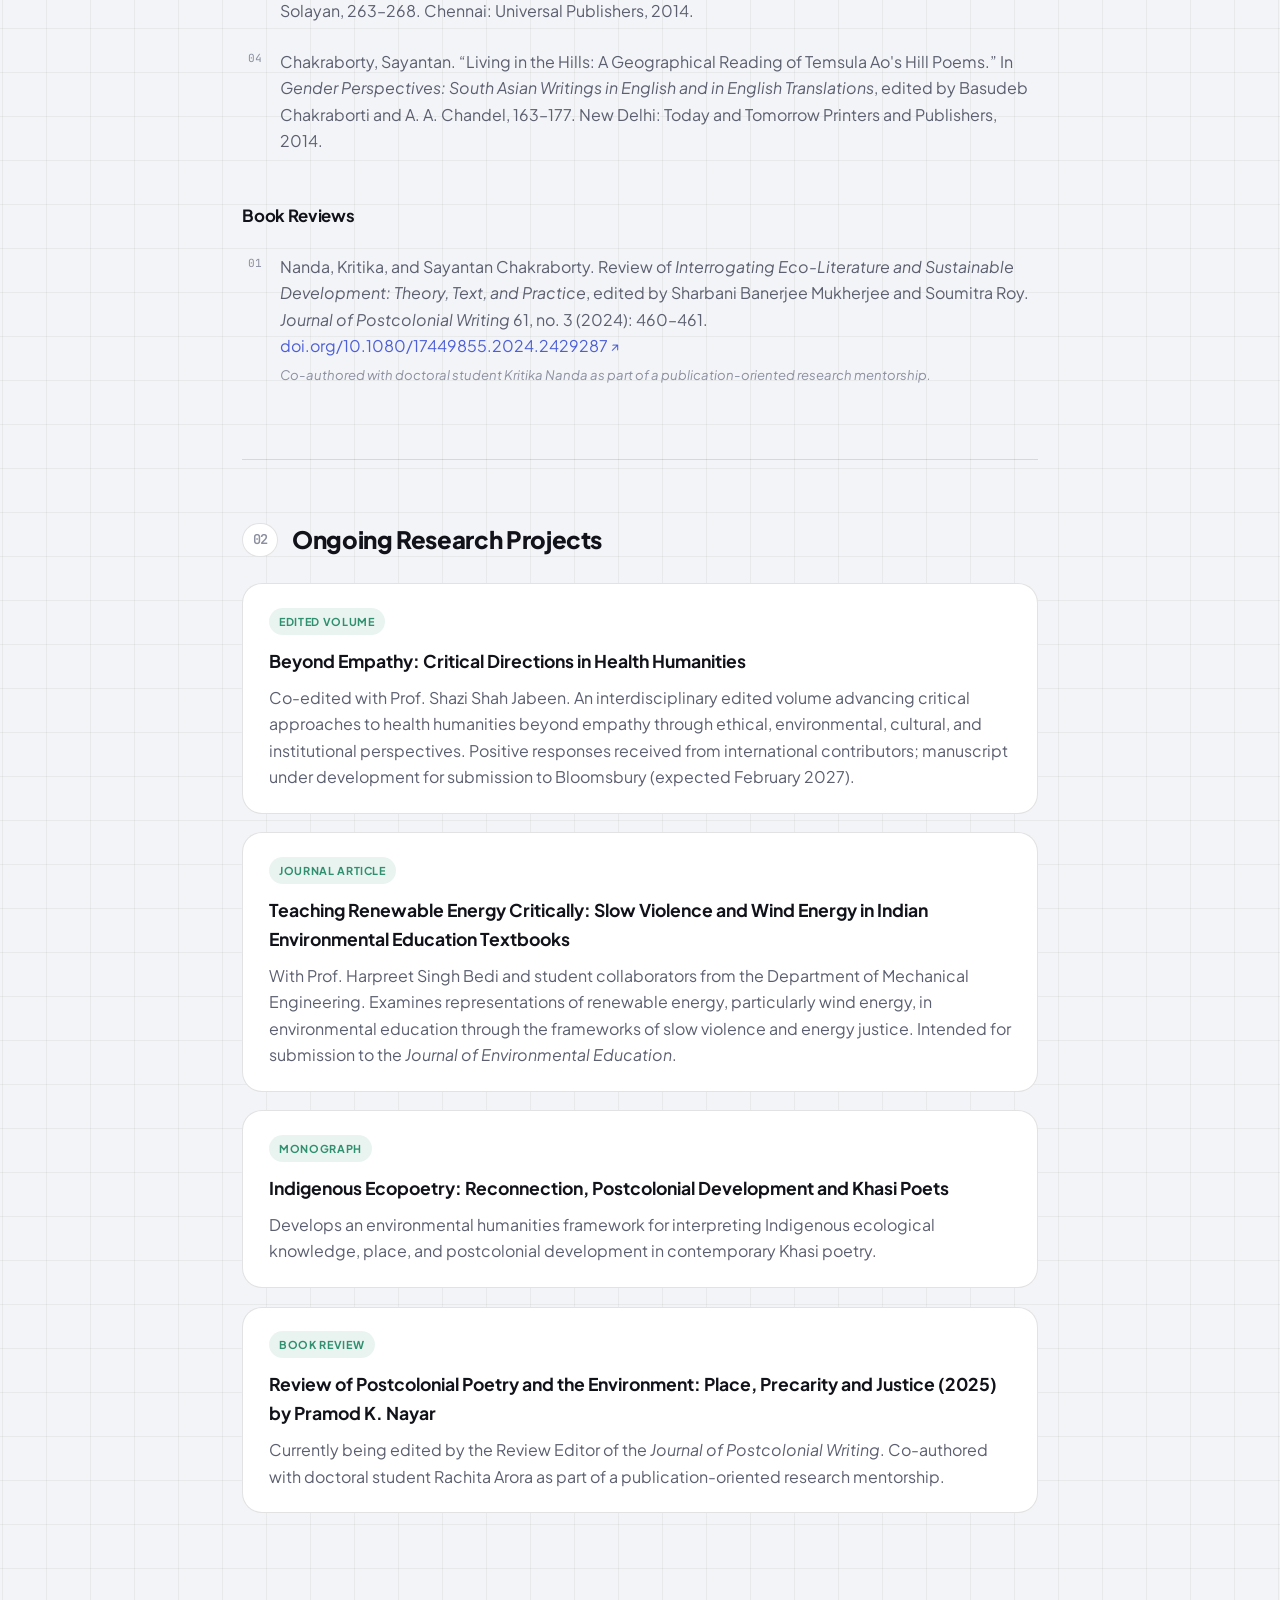
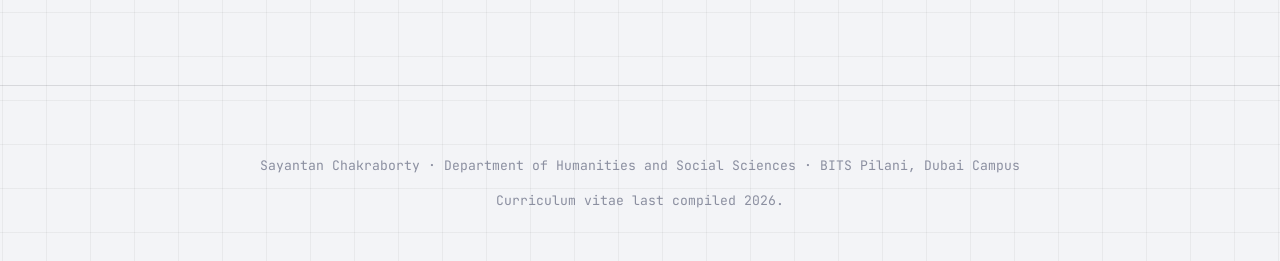
<file: research.html>
<!DOCTYPE html>
<html lang="en">
<head>
<meta charset="UTF-8">
<meta name="viewport" content="width=device-width, initial-scale=1.0">
<title>Research — Sayantan Chakraborty</title>
<meta name="description" content="Publications and ongoing research projects by Sayantan Chakraborty across Environmental Humanities, Health Humanities, and Postcolonial Literature.">
<meta name="theme-color" content="#14161b">
<link rel="icon" href="assets/sayantan-chakraborty.webp" type="image/webp">
<link rel="apple-touch-icon" href="assets/sayantan-chakraborty.webp">
<meta property="og:type" content="profile">
<meta property="og:site_name" content="Sayantan Chakraborty">
<meta property="og:url" content="https://prashant-raghav1512.github.io/SayantanChakraborty/research.html">
<meta property="og:title" content="Research — Sayantan Chakraborty">
<meta property="og:description" content="Publications and ongoing research projects.">
<meta property="og:image" content="https://prashant-raghav1512.github.io/SayantanChakraborty/assets/sayantan-chakraborty.webp">
<meta name="twitter:card" content="summary">
<meta name="twitter:title" content="Research — Sayantan Chakraborty">
<meta name="twitter:image" content="https://prashant-raghav1512.github.io/SayantanChakraborty/assets/sayantan-chakraborty.webp">
<link rel="preconnect" href="https://fonts.googleapis.com">
<link rel="preconnect" href="https://fonts.gstatic.com" crossorigin>
<link href="https://fonts.googleapis.com/css2?family=Plus+Jakarta+Sans:wght@400;500;600;700;800&family=JetBrains+Mono:wght@400;500;600&display=swap" rel="stylesheet">
<link rel="stylesheet" href="styles.css?v=2">
</head>
<body>

<header class="topbar">
  <div class="topbar-inner">
    <a href="index.html" class="brand">
      <img class="brand-photo" src="assets/sayantan-chakraborty.webp" alt="Sayantan Chakraborty" width="38" height="38" decoding="async">
      <span class="brand-name">Sayantan Chakraborty</span>
    </a>
    <button id="navToggle" class="nav-toggle" aria-label="Toggle navigation" aria-expanded="false">
      <span></span><span></span><span></span>
    </button>
    <nav id="mainNav" class="main-nav">
      <a href="index.html" class="nav-link">Home</a>
      <a href="academic.html" class="nav-link">Academic Background</a>
      <a href="research.html" class="nav-link active">Research</a>
      <a href="teaching.html" class="nav-link">Teaching &amp; Creative Work</a>
      <a href="engagement.html" class="nav-link">Engagement &amp; Service</a>
      <a href="assets/Sayantan-Chakraborty-CV.pdf" download="Sayantan-Chakraborty-CV.pdf" class="nav-cta"><svg viewBox="0 0 24 24" fill="none" stroke="currentColor" stroke-width="2.2" stroke-linecap="round" stroke-linejoin="round" aria-hidden="true"><path d="M12 3v12"/><path d="M7 10l5 5 5-5"/><path d="M4 21h16"/></svg>Download CV</a>
    </nav>
  </div>
</header>

<main class="page-content">

  <div class="hero-stage">
    <div class="ghost-name" aria-hidden="true">Research</div>
  <header class="page-header">
    <div class="container">
      <p class="eyebrow">Curriculum Vitae</p>
      <h1>Research</h1>
      <p class="lede">Publications and ongoing research projects.</p>
    </div>
  </header>
  </div>

  <aside class="page-toc" id="pageToc" aria-label="On this page"></aside>

  <div class="container">

    <section class="section">
      <h2>Publications</h2>

      <h3 class="sub">Journal Articles</h3>
      <ol class="pub-list">
        <li>Chakraborty, Sayantan. “Indigenous Cultural Relocation in Desmond Kharmawphlang's Poems.” <em>Archiv Orientální</em> 93, no. 2 (2025): 337–356. <a href="https://doi.org/10.47979/aror.j.93.2.337-356" target="_blank" rel="noopener">doi.org/10.47979/aror.j.93.2.337-356</a></li>
        <li>Chakraborty, Sayantan. “The Heritage of Hynñiew Trep in Desmond Kharmawphlang's Poems.” <em>South Asia: Journal of South Asian Studies</em> 48, no. 1 (2025): 141–154. <a href="https://doi.org/10.1080/00856401.2025.2456345" target="_blank" rel="noopener">doi.org/10.1080/00856401.2025.2456345</a></li>
        <li>Chakraborty, Sayantan. “Traditional Land, Postcolonial Development, and Indigenous Ecocriticism in Esther Syiem's Poems.” <em>Journal of Postcolonial Writing</em> 60, no. 3 (2024): 285–300. <a href="https://doi.org/10.1080/17449855.2024.2337734" target="_blank" rel="noopener">doi.org/10.1080/17449855.2024.2337734</a></li>
        <li>Chakraborty, Sayantan. “'Forgetting the Stories Would Be Catastrophic': Writing the Oral and Protecting the Place in the Poems of Temsula Ao and Esther Syiem.” <em>GeoHumanities</em> 6, no. 1 (2020): 51–64. <a href="https://doi.org/10.1080/2373566X.2020.1717364" target="_blank" rel="noopener">doi.org/10.1080/2373566X.2020.1717364</a></li>
        <li>Chakraborty, Sayantan. “Khasi Hills and Khasi Culture: Reconnection in Kynpham Sing Nongkynrih's <em>The Yearning of Seeds</em>.” <em>The Journal of Commonwealth Literature</em> 55, no. 2 (2020): 259–276. <a href="https://doi.org/10.1177/0021989418766672" target="_blank" rel="noopener">doi.org/10.1177/0021989418766672</a></li>
        <li>Chakraborty, Sayantan. “Versifying Culture: Reading the Ethnographic Poems of Temsula Ao.” <em>Interventions: International Journal of Postcolonial Studies</em> 19, no. 1 (2017): 108–125. <a href="https://doi.org/10.1080/1369801X.2015.1131182" target="_blank" rel="noopener">doi.org/10.1080/1369801X.2015.1131182</a></li>
        <li>Chakraborty, Sayantan. “Naga Pastoral? The Post-Pastoral Possibilities in Temsula Ao's Hill Poems.” <em>The Journal of Commonwealth Literature</em> 51, no. 3 (2016): 358–370. <a href="https://doi.org/10.1177/0021989415608904" target="_blank" rel="noopener">doi.org/10.1177/0021989415608904</a></li>
      </ol>

      <h3 class="sub">Book Chapters</h3>
      <ol class="pub-list">
        <li>Chakraborty, Sayantan. “Stones and Ao-Naga Culture: A Geographical Reading of Temsula Ao's Stone Poems.” In <em>Contemporary Indian English Poetry and Drama: Changing Canons and Responses</em>, edited by Arnab Kumar Sinha, Sajalkumar Bhattacharya, and Himadri Lahiri, 101–112. Newcastle upon Tyne: Cambridge Scholars Publishing, 2019.</li>
        <li>Chakraborty, Sayantan. “Writing Nature, Reviving Culture: Geographies of Materiality in Snelson L. Chyne's <em>Echo from the Hills</em>.” In <em>Critical Perspectives on the Post-1980 Indian Novel in English</em>, edited by K. V. Raghupathi, 218–233. Jaipur: Yking Books, 2017.</li>
        <li>Chakraborty, Sayantan. “Rooted in Tradition: Echo of the Oral Tradition in Kynpham Sing Nongkynrih's Poems.” In <em>Indian Writing in English: Current Critical Approaches</em>, Vol. 3, edited by M. Solayan, 263–268. Chennai: Universal Publishers, 2014.</li>
        <li>Chakraborty, Sayantan. “Living in the Hills: A Geographical Reading of Temsula Ao's Hill Poems.” In <em>Gender Perspectives: South Asian Writings in English and in English Translations</em>, edited by Basudeb Chakraborti and A. A. Chandel, 163–177. New Delhi: Today and Tomorrow Printers and Publishers, 2014.</li>
      </ol>

      <h3 class="sub">Book Reviews</h3>
      <ol class="pub-list">
        <li>Nanda, Kritika, and Sayantan Chakraborty. Review of <em>Interrogating Eco-Literature and Sustainable Development: Theory, Text, and Practice</em>, edited by Sharbani Banerjee Mukherjee and Soumitra Roy. <em>Journal of Postcolonial Writing</em> 61, no. 3 (2024): 460–461. <a href="https://doi.org/10.1080/17449855.2024.2429287" target="_blank" rel="noopener">doi.org/10.1080/17449855.2024.2429287</a>
          <span class="note">Co-authored with doctoral student Kritika Nanda as part of a publication-oriented research mentorship.</span>
        </li>
      </ol>
    </section>

    <hr class="divider">

    <section class="section">
      <h2>Ongoing Research Projects</h2>

      <div class="proj-card">
        <span class="proj-tag">Edited Volume</span>
        <h3>Beyond Empathy: Critical Directions in Health Humanities</h3>
        <p>Co-edited with Prof. Shazi Shah Jabeen. An interdisciplinary edited volume advancing critical approaches to health humanities beyond empathy through ethical, environmental, cultural, and institutional perspectives. Positive responses received from international contributors; manuscript under development for submission to Bloomsbury (expected February 2027).</p>
      </div>

      <div class="proj-card">
        <span class="proj-tag">Journal Article</span>
        <h3>Teaching Renewable Energy Critically: Slow Violence and Wind Energy in Indian Environmental Education Textbooks</h3>
        <p>With Prof. Harpreet Singh Bedi and student collaborators from the Department of Mechanical Engineering. Examines representations of renewable energy, particularly wind energy, in environmental education through the frameworks of slow violence and energy justice. Intended for submission to the <em>Journal of Environmental Education</em>.</p>
      </div>

      <div class="proj-card">
        <span class="proj-tag">Monograph</span>
        <h3>Indigenous Ecopoetry: Reconnection, Postcolonial Development and Khasi Poets</h3>
        <p>Develops an environmental humanities framework for interpreting Indigenous ecological knowledge, place, and postcolonial development in contemporary Khasi poetry.</p>
      </div>

      <div class="proj-card">
        <span class="proj-tag">Book Review</span>
        <h3>Review of Postcolonial Poetry and the Environment: Place, Precarity and Justice (2025) by Pramod K. Nayar</h3>
        <p>Currently being edited by the Review Editor of the <em>Journal of Postcolonial Writing</em>. Co-authored with doctoral student Rachita Arora as part of a publication-oriented research mentorship.</p>
      </div>
    </section>

  </div>
</main>

<footer class="site-footer">
  <p>Sayantan Chakraborty · Department of Humanities and Social Sciences · BITS Pilani, Dubai Campus</p>
  <p class="footer-note">Curriculum vitae last compiled 2026.</p>
</footer>

<script src="script.js?v=2"></script>
</body>
</html>
</file>
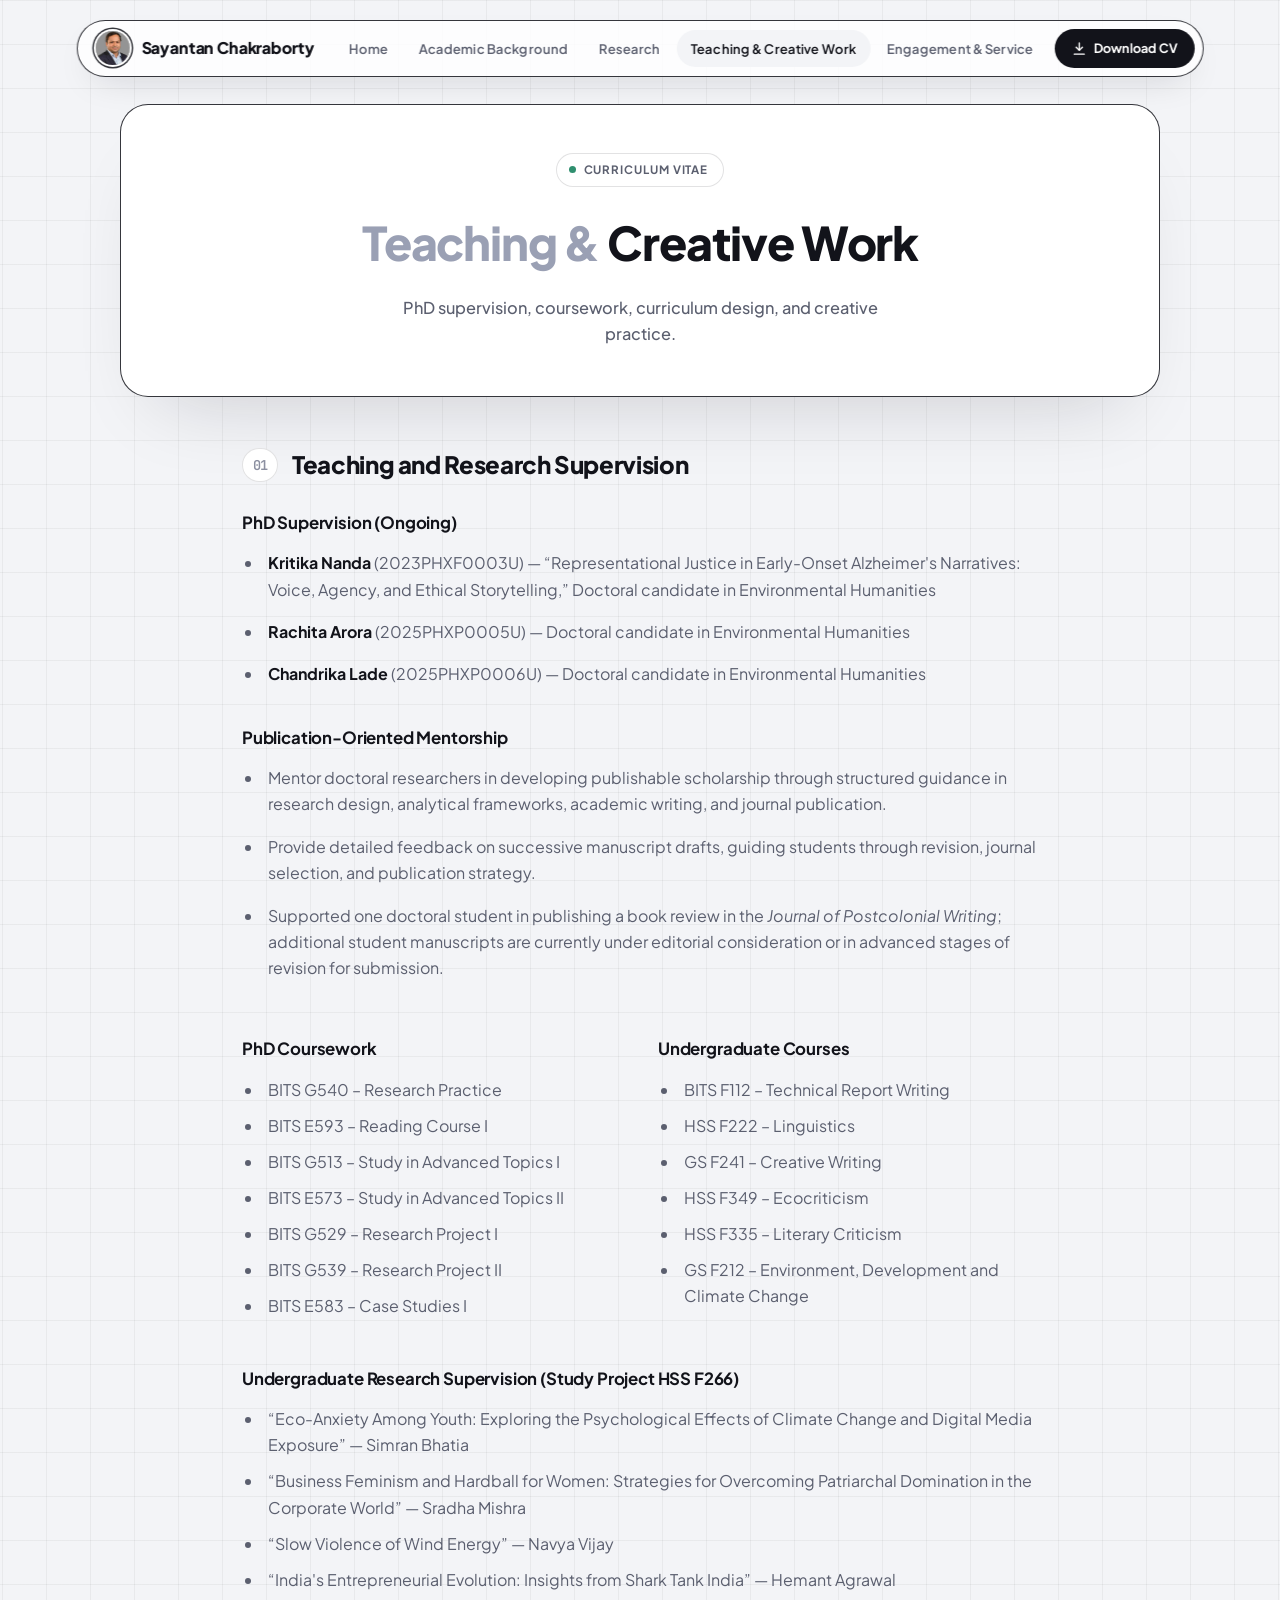
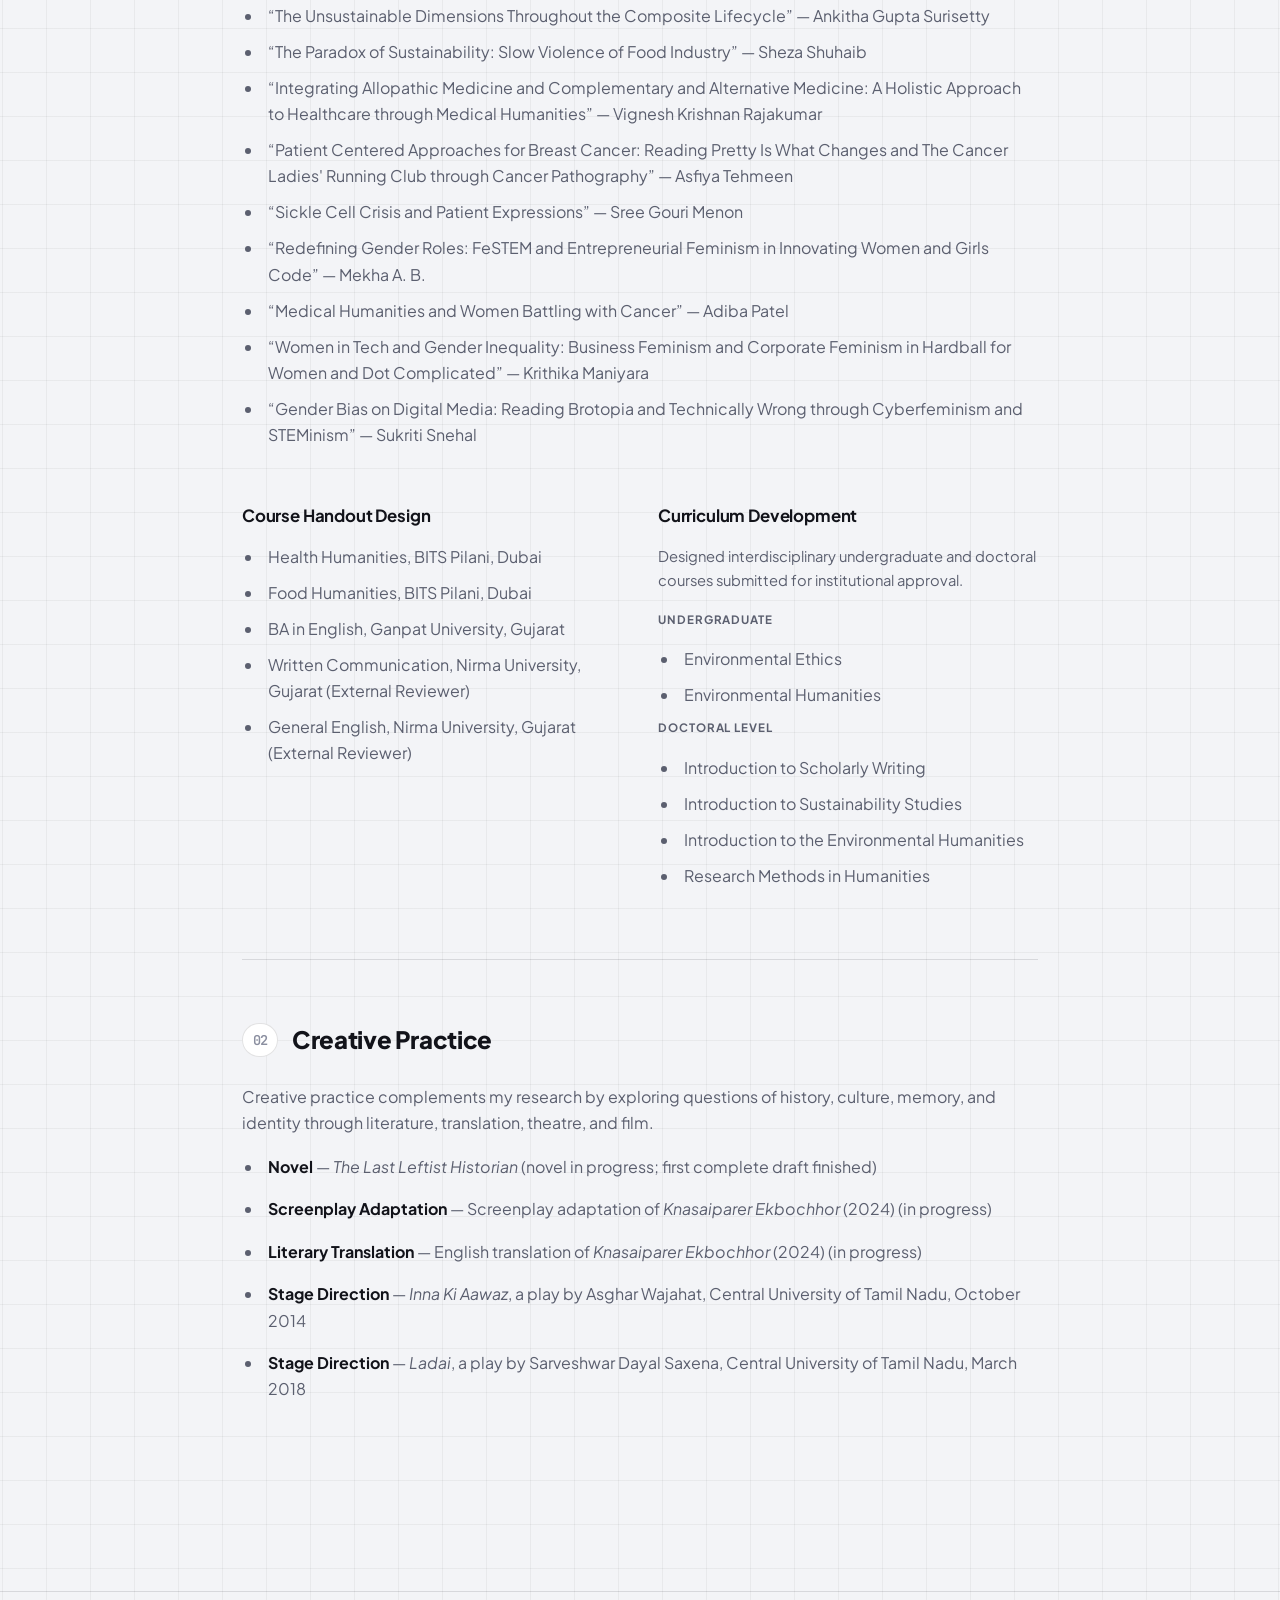
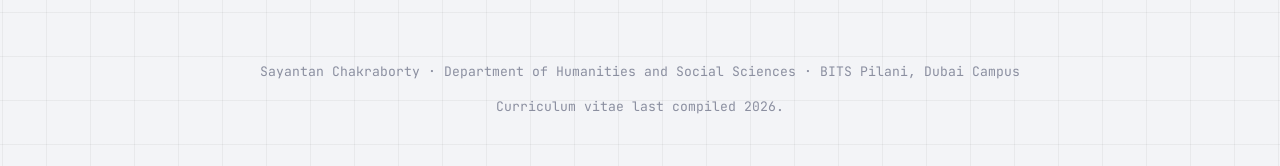
<file: teaching.html>
<!DOCTYPE html>
<html lang="en">
<head>
<meta charset="UTF-8">
<meta name="viewport" content="width=device-width, initial-scale=1.0">
<title>Teaching &amp; Creative Work — Sayantan Chakraborty</title>
<meta name="description" content="PhD supervision, coursework, curriculum design, and creative practice by Sayantan Chakraborty, BITS Pilani, Dubai Campus.">
<meta name="theme-color" content="#14161b">
<link rel="icon" href="assets/sayantan-chakraborty.webp" type="image/webp">
<link rel="apple-touch-icon" href="assets/sayantan-chakraborty.webp">
<meta property="og:type" content="profile">
<meta property="og:site_name" content="Sayantan Chakraborty">
<meta property="og:url" content="https://prashant-raghav1512.github.io/SayantanChakraborty/teaching.html">
<meta property="og:title" content="Teaching & Creative Work — Sayantan Chakraborty">
<meta property="og:description" content="PhD supervision, coursework, curriculum design, and creative practice.">
<meta property="og:image" content="https://prashant-raghav1512.github.io/SayantanChakraborty/assets/sayantan-chakraborty.webp">
<meta name="twitter:card" content="summary">
<meta name="twitter:title" content="Teaching & Creative Work — Sayantan Chakraborty">
<meta name="twitter:image" content="https://prashant-raghav1512.github.io/SayantanChakraborty/assets/sayantan-chakraborty.webp">
<link rel="preconnect" href="https://fonts.googleapis.com">
<link rel="preconnect" href="https://fonts.gstatic.com" crossorigin>
<link href="https://fonts.googleapis.com/css2?family=Plus+Jakarta+Sans:wght@400;500;600;700;800&family=JetBrains+Mono:wght@400;500;600&display=swap" rel="stylesheet">
<link rel="stylesheet" href="styles.css?v=2">
</head>
<body>

<header class="topbar">
  <div class="topbar-inner">
    <a href="index.html" class="brand">
      <img class="brand-photo" src="assets/sayantan-chakraborty.webp" alt="Sayantan Chakraborty" width="38" height="38" decoding="async">
      <span class="brand-name">Sayantan Chakraborty</span>
    </a>
    <button id="navToggle" class="nav-toggle" aria-label="Toggle navigation" aria-expanded="false">
      <span></span><span></span><span></span>
    </button>
    <nav id="mainNav" class="main-nav">
      <a href="index.html" class="nav-link">Home</a>
      <a href="academic.html" class="nav-link">Academic Background</a>
      <a href="research.html" class="nav-link">Research</a>
      <a href="teaching.html" class="nav-link active">Teaching &amp; Creative Work</a>
      <a href="engagement.html" class="nav-link">Engagement &amp; Service</a>
      <a href="assets/Sayantan-Chakraborty-CV.pdf" download="Sayantan-Chakraborty-CV.pdf" class="nav-cta"><svg viewBox="0 0 24 24" fill="none" stroke="currentColor" stroke-width="2.2" stroke-linecap="round" stroke-linejoin="round" aria-hidden="true"><path d="M12 3v12"/><path d="M7 10l5 5 5-5"/><path d="M4 21h16"/></svg>Download CV</a>
    </nav>
  </div>
</header>

<main class="page-content">

  <div class="hero-stage">
    <div class="ghost-name" aria-hidden="true">Teaching &amp; Creative</div>
  <header class="page-header">
    <div class="container">
      <p class="eyebrow">Curriculum Vitae</p>
      <h1><span class="muted-word">Teaching &amp;</span> Creative Work</h1>
      <p class="lede">PhD supervision, coursework, curriculum design, and creative practice.</p>
    </div>
  </header>
  </div>

  <aside class="page-toc" id="pageToc" aria-label="On this page"></aside>

  <div class="container">

    <section class="section">
      <h2>Teaching and Research Supervision</h2>

      <h3 class="sub">PhD Supervision (Ongoing)</h3>
      <ul class="plain-list">
        <li><strong>Kritika Nanda</strong> (2023PHXF0003U) — “Representational Justice in Early-Onset Alzheimer's Narratives: Voice, Agency, and Ethical Storytelling,” Doctoral candidate in Environmental Humanities</li>
        <li><strong>Rachita Arora</strong> (2025PHXP0005U) — Doctoral candidate in Environmental Humanities</li>
        <li><strong>Chandrika Lade</strong> (2025PHXP0006U) — Doctoral candidate in Environmental Humanities</li>
      </ul>

      <h3 class="sub">Publication-Oriented Mentorship</h3>
      <ul class="plain-list">
        <li>Mentor doctoral researchers in developing publishable scholarship through structured guidance in research design, analytical frameworks, academic writing, and journal publication.</li>
        <li>Provide detailed feedback on successive manuscript drafts, guiding students through revision, journal selection, and publication strategy.</li>
        <li>Supported one doctoral student in publishing a book review in the <em>Journal of Postcolonial Writing</em>; additional student manuscripts are currently under editorial consideration or in advanced stages of revision for submission.</li>
      </ul>

      <div class="two-col">
        <div>
          <h3 class="sub">PhD Coursework</h3>
          <ul class="plain-list compact">
            <li>BITS G540 – Research Practice</li>
            <li>BITS E593 – Reading Course I</li>
            <li>BITS G513 – Study in Advanced Topics I</li>
            <li>BITS E573 – Study in Advanced Topics II</li>
            <li>BITS G529 – Research Project I</li>
            <li>BITS G539 – Research Project II</li>
            <li>BITS E583 – Case Studies I</li>
          </ul>
        </div>
        <div>
          <h3 class="sub">Undergraduate Courses</h3>
          <ul class="plain-list compact">
            <li>BITS F112 – Technical Report Writing</li>
            <li>HSS F222 – Linguistics</li>
            <li>GS F241 – Creative Writing</li>
            <li>HSS F349 – Ecocriticism</li>
            <li>HSS F335 – Literary Criticism</li>
            <li>GS F212 – Environment, Development and Climate Change</li>
          </ul>
        </div>
      </div>

      <h3 class="sub">Undergraduate Research Supervision (Study Project HSS F266)</h3>
      <ul class="plain-list compact">
        <li>“Eco-Anxiety Among Youth: Exploring the Psychological Effects of Climate Change and Digital Media Exposure” — Simran Bhatia</li>
        <li>“Business Feminism and Hardball for Women: Strategies for Overcoming Patriarchal Domination in the Corporate World” — Sradha Mishra</li>
        <li>“Slow Violence of Wind Energy” — Navya Vijay</li>
        <li>“India's Entrepreneurial Evolution: Insights from Shark Tank India” — Hemant Agrawal</li>
        <li>“The Unsustainable Dimensions Throughout the Composite Lifecycle” — Ankitha Gupta Surisetty</li>
        <li>“The Paradox of Sustainability: Slow Violence of Food Industry” — Sheza Shuhaib</li>
        <li>“Integrating Allopathic Medicine and Complementary and Alternative Medicine: A Holistic Approach to Healthcare through Medical Humanities” — Vignesh Krishnan Rajakumar</li>
        <li>“Patient Centered Approaches for Breast Cancer: Reading Pretty Is What Changes and The Cancer Ladies' Running Club through Cancer Pathography” — Asfiya Tehmeen</li>
        <li>“Sickle Cell Crisis and Patient Expressions” — Sree Gouri Menon</li>
        <li>“Redefining Gender Roles: FeSTEM and Entrepreneurial Feminism in Innovating Women and Girls Code” — Mekha A. B.</li>
        <li>“Medical Humanities and Women Battling with Cancer” — Adiba Patel</li>
        <li>“Women in Tech and Gender Inequality: Business Feminism and Corporate Feminism in Hardball for Women and Dot Complicated” — Krithika Maniyara</li>
        <li>“Gender Bias on Digital Media: Reading Brotopia and Technically Wrong through Cyberfeminism and STEMinism” — Sukriti Snehal</li>
      </ul>

      <div class="two-col">
        <div>
          <h3 class="sub">Course Handout Design</h3>
          <ul class="plain-list compact">
            <li>Health Humanities, BITS Pilani, Dubai</li>
            <li>Food Humanities, BITS Pilani, Dubai</li>
            <li>BA in English, Ganpat University, Gujarat</li>
            <li>Written Communication, Nirma University, Gujarat (External Reviewer)</li>
            <li>General English, Nirma University, Gujarat (External Reviewer)</li>
          </ul>
        </div>
        <div>
          <h3 class="sub">Curriculum Development</h3>
          <p class="muted">Designed interdisciplinary undergraduate and doctoral courses submitted for institutional approval.</p>
          <p class="label-inline">Undergraduate</p>
          <ul class="plain-list compact">
            <li>Environmental Ethics</li>
            <li>Environmental Humanities</li>
          </ul>
          <p class="label-inline">Doctoral Level</p>
          <ul class="plain-list compact">
            <li>Introduction to Scholarly Writing</li>
            <li>Introduction to Sustainability Studies</li>
            <li>Introduction to the Environmental Humanities</li>
            <li>Research Methods in Humanities</li>
          </ul>
        </div>
      </div>
    </section>

    <hr class="divider">

    <section class="section">
      <h2>Creative Practice</h2>
      <p>Creative practice complements my research by exploring questions of history, culture, memory, and identity through literature, translation, theatre, and film.</p>
      <ul class="plain-list">
        <li><strong>Novel</strong> — <em>The Last Leftist Historian</em> (novel in progress; first complete draft finished)</li>
        <li><strong>Screenplay Adaptation</strong> — Screenplay adaptation of <em>Knasaiparer Ekbochhor</em> (2024) (in progress)</li>
        <li><strong>Literary Translation</strong> — English translation of <em>Knasaiparer Ekbochhor</em> (2024) (in progress)</li>
        <li><strong>Stage Direction</strong> — <em>Inna Ki Aawaz</em>, a play by Asghar Wajahat, Central University of Tamil Nadu, October 2014</li>
        <li><strong>Stage Direction</strong> — <em>Ladai</em>, a play by Sarveshwar Dayal Saxena, Central University of Tamil Nadu, March 2018</li>
      </ul>
    </section>

  </div>
</main>

<footer class="site-footer">
  <p>Sayantan Chakraborty · Department of Humanities and Social Sciences · BITS Pilani, Dubai Campus</p>
  <p class="footer-note">Curriculum vitae last compiled 2026.</p>
</footer>

<script src="script.js?v=2"></script>
</body>
</html>
</file>
<file: styles.css>
:root {
  --bg: #f3f4f7;
  --grid-line: rgba(20, 22, 30, 0.05);
  --card-bg: #ffffff;
  --card-bg-soft: #fafbfc;
  --ink: #12131a;
  --ink-soft: #5b5f6f;
  --ink-faint: #8b8fa0;
  --ink-muted-heading: #9aa0b4;
  --line: rgba(18, 19, 26, 0.12);
  --line-strong: rgba(18, 19, 26, 0.85);

  --accent: #4c5fd7;
  --accent-bright: #5b6ef0;
  --accent-soft: rgba(76, 95, 215, 0.08);
  --accent-glow: rgba(76, 95, 215, 0.22);

  --leaf: #2f8f6f;
  --leaf-soft: rgba(47, 143, 111, 0.1);

  --pill-dark: #12131a;
  --pill-dark-ink: #ffffff;

  --radius-card: 28px;
  --radius-lg: 20px;
  --radius-md: 14px;
  --radius-pill: 999px;

  --sans: 'Plus Jakarta Sans', -apple-system, BlinkMacSystemFont, 'Segoe UI', sans-serif;
  --mono: 'JetBrains Mono', ui-monospace, SFMono-Regular, monospace;
}

* { box-sizing: border-box; }

html { scroll-behavior: smooth; }

@media (prefers-reduced-motion: reduce) {
  html { scroll-behavior: auto; }
  * { animation-duration: 0.001ms !important; animation-iteration-count: 1 !important; transition-duration: 0.001ms !important; }
}

body {
  margin: 0;
  background-color: var(--bg);
  background-image:
    linear-gradient(var(--grid-line) 1px, transparent 1px),
    linear-gradient(90deg, var(--grid-line) 1px, transparent 1px);
  background-size: 44px 44px;
  background-position: center top;
  color: var(--ink);
  font-family: var(--sans);
  line-height: 1.65;
  font-size: 16px;
  -webkit-font-smoothing: antialiased;
  animation: page-fade-in 0.4s ease both;
  overflow-x: hidden;
}

@keyframes page-fade-in {
  from { opacity: 0; }
  to { opacity: 1; }
}

a { color: var(--accent); text-decoration: none; border-bottom: 1px solid transparent; }
a:hover { border-bottom-color: var(--accent); }

:focus-visible {
  outline: 2px solid var(--accent);
  outline-offset: 3px;
  border-radius: 3px;
}

/* scroll progress bar */
.scroll-progress {
  position: fixed;
  top: 0;
  left: 0;
  height: 3px;
  width: 0%;
  background: linear-gradient(90deg, var(--leaf), var(--accent));
  z-index: 200;
  transition: width 0.1s linear;
}

/* back to top */
.back-to-top {
  position: fixed;
  right: 1.75rem;
  bottom: 1.75rem;
  width: 48px;
  height: 48px;
  border-radius: 50%;
  border: 1.5px solid var(--line-strong);
  background: var(--card-bg);
  color: var(--ink);
  font-size: 1.1rem;
  cursor: pointer;
  display: flex;
  align-items: center;
  justify-content: center;
  box-shadow: 0 14px 30px -12px rgba(18, 19, 26, 0.25);
  opacity: 0;
  transform: translateY(10px);
  pointer-events: none;
  transition: opacity 0.25s ease, transform 0.25s ease, background 0.2s ease, color 0.2s ease;
  z-index: 90;
}

.back-to-top.visible { opacity: 1; transform: translateY(0); pointer-events: auto; }
.back-to-top:hover { background: var(--pill-dark); color: var(--pill-dark-ink); }

a[target="_blank"]::after {
  content: '↗';
  display: inline-block;
  margin-left: 0.2em;
  font-size: 0.85em;
  transform: translateY(-0.05em);
}

.container {
  max-width: 860px;
  margin: 0 auto;
  padding: 0 2rem;
}

/* ---- Top Navigation: light floating capsule ---- */
.topbar {
  position: fixed;
  top: 1.25rem;
  left: 50%;
  transform: translateX(-50%);
  z-index: 100;
  width: max-content;
  max-width: 94vw;
  border-radius: var(--radius-pill);
  background: rgba(255, 255, 255, 0.82);
  backdrop-filter: blur(18px) saturate(160%);
  -webkit-backdrop-filter: blur(18px) saturate(160%);
  border: 1.5px solid var(--line-strong);
  box-shadow: 0 14px 36px -16px rgba(18, 19, 26, 0.18);
}

.topbar-inner {
  margin: 0 auto;
  padding: 0.5rem 0.5rem 0.5rem 1.15rem;
  display: flex;
  align-items: center;
  justify-content: space-between;
  gap: 1.25rem;
}

.brand {
  display: flex;
  align-items: center;
  gap: 0.7rem;
  border-bottom: none;
  flex-shrink: 0;
}

.brand-photo {
  width: 34px;
  height: 34px;
  border-radius: 50%;
  object-fit: cover;
  box-shadow: 0 0 0 2px #fff, 0 0 0 3.5px var(--line-strong);
}

.brand-name {
  font-family: var(--sans);
  font-weight: 800;
  font-size: 1rem;
  color: var(--ink);
  letter-spacing: -0.01em;
}

.brand-name .dot { color: var(--accent); }

.main-nav {
  display: flex;
  flex-wrap: wrap;
  gap: 0.1rem;
  justify-content: flex-end;
  align-items: center;
}

.nav-link {
  position: relative;
  display: block;
  padding: 0.5rem 0.9rem;
  border-radius: var(--radius-pill);
  color: var(--ink-soft);
  font-size: 0.82rem;
  font-weight: 600;
  letter-spacing: 0.01em;
  border-bottom: none;
  white-space: nowrap;
  transition: background 0.2s ease, color 0.2s ease;
}

.nav-link:hover { background: var(--accent-soft); color: var(--accent); }

.nav-link.active { color: var(--ink); background: var(--bg); }

.nav-link.active::after { display: none; }

.nav-cta {
  display: inline-flex;
  align-items: center;
  gap: 0.45rem;
  margin-left: 0.35rem;
  padding: 0.55rem 1.05rem;
  border-radius: var(--radius-pill);
  background: var(--pill-dark);
  color: var(--pill-dark-ink) !important;
  font-size: 0.8rem;
  font-weight: 700;
  border-bottom: none !important;
  white-space: nowrap;
  transition: transform 0.2s ease, box-shadow 0.2s ease, background 0.2s ease;
}

.nav-cta svg { width: 15px; height: 15px; flex-shrink: 0; }

.nav-cta:hover {
  transform: translateY(-1px);
  background: var(--accent);
  box-shadow: 0 10px 24px -10px rgba(76, 95, 215, 0.55);
}

.nav-toggle {
  display: none;
  width: 42px;
  height: 42px;
  border-radius: 50%;
  border: 1.5px solid var(--line-strong);
  background: var(--card-bg);
  cursor: pointer;
  align-items: center;
  justify-content: center;
  flex-direction: column;
  gap: 4px;
  flex-shrink: 0;
}
.nav-toggle span { display: block; width: 18px; height: 2px; background: var(--ink); }

/* ---- Page content ---- */
.page-content { padding: 0 0 6rem; counter-reset: section; }

/* pill eyebrow */
.eyebrow {
  display: inline-flex;
  align-items: center;
  gap: 0.5rem;
  text-transform: uppercase;
  letter-spacing: 0.08em;
  font-family: var(--sans);
  font-size: 0.72rem;
  font-weight: 700;
  color: var(--ink-soft);
  background: var(--card-bg);
  border: 1.5px solid var(--line);
  padding: 0.4rem 0.9rem 0.4rem 0.7rem;
  border-radius: var(--radius-pill);
  margin: 0 0 1.5rem;
}

.eyebrow::before {
  content: '';
  width: 7px;
  height: 7px;
  border-radius: 50%;
  background: var(--leaf);
  flex-shrink: 0;
}

.page-header .eyebrow, .hero .eyebrow { margin-left: auto; margin-right: auto; }

/* ---- Hero / Page-header: bordered card frame on grid bg ---- */
.hero-stage { position: relative; padding: 6.5rem 0 0; }

.ghost-name { display: none; }

.hero, .page-header {
  position: relative;
  width: min(1040px, 92vw);
  margin: 0 auto;
  border-radius: var(--radius-card);
  background: var(--card-bg);
  border: 1.5px solid var(--line-strong);
  box-shadow: 0 40px 80px -40px rgba(18, 19, 26, 0.18);
  overflow: hidden;
}

.hero .container, .page-header .container {
  max-width: 100%;
  padding: 0 clamp(1.5rem, 5vw, 4rem);
}

.hero { padding: 3.5rem 0 4rem; margin-bottom: 3.5rem; text-align: center; }

.hero-inner {
  display: flex;
  flex-direction: column;
  align-items: center;
}

.hero-name-echo { display: none; }

.hero-text { display: flex; flex-direction: column; align-items: center; width: 100%; }

.hero-photo-stack {
  position: relative;
  width: 200px;
  height: 200px;
  margin: 0 auto 1.5rem;
}

.hero-photo-wrap {
  position: relative;
  width: 200px;
  height: 200px;
  border-radius: 50%;
  z-index: 2;
}

.hero-photo-wrap::before { display: none; }

.hero-photo {
  display: block;
  width: 200px;
  height: 200px;
  border-radius: 50%;
  object-fit: cover;
  box-shadow: 0 0 0 6px var(--card-bg), 0 0 0 7.5px var(--line), 0 30px 50px -20px rgba(18, 19, 26, 0.3);
}

/* fact pills, listed in a static row below the photo */
.hero-facts {
  display: flex;
  flex-flow: row nowrap;
  justify-content: center;
  gap: 0.4rem;
  margin: 0 auto 1.5rem;
  max-width: 100%;
  overflow-x: auto;
  -ms-overflow-style: none;
  scrollbar-width: none;
}
.hero-facts::-webkit-scrollbar { display: none; }

.hero-fact {
  display: inline-flex;
  flex-shrink: 0;
  align-items: center;
  gap: 0.35rem;
  background: var(--pill-dark);
  color: #fff;
  font-size: 0.66rem;
  font-weight: 700;
  padding: 0.3rem 0.7rem 0.3rem 0.3rem;
  border-radius: var(--radius-pill);
  box-shadow: 0 10px 24px -14px rgba(18, 19, 26, 0.45);
  white-space: nowrap;
}

.hero-fact-icon {
  width: 18px;
  height: 18px;
  border-radius: 50%;
  background: var(--accent);
  display: flex;
  align-items: center;
  justify-content: center;
  flex-shrink: 0;
}
.hero-fact-icon svg { display: block; width: 10px; height: 10px; color: #fff; }

.hero-tags {
  display: flex;
  flex-wrap: wrap;
  gap: 0.5rem;
  justify-content: center;
  margin-bottom: 1.25rem;
}

.hero-tags span {
  font-family: var(--sans);
  font-size: 0.75rem;
  font-weight: 600;
  background: var(--card-bg-soft);
  border: 1.5px solid var(--line);
  color: var(--ink-soft);
  padding: 0.4rem 0.85rem;
  border-radius: var(--radius-pill);
}

.hero h1 {
  font-family: var(--sans);
  font-size: clamp(2.6rem, 6vw, 3.75rem);
  font-weight: 800;
  margin: 0 0 1.1rem;
  letter-spacing: -0.03em;
  color: var(--ink);
  line-height: 1.03;
}

.hero h1 .muted-word { color: var(--ink-muted-heading); font-weight: 700; }

.hero-title {
  color: var(--ink-soft);
  font-size: 1.05rem;
  margin: 0 auto;
  max-width: 480px;
  font-family: var(--sans);
  font-weight: 500;
}

.page-header { padding: 3rem 0 3rem; margin-bottom: 3rem; text-align: center; }

.page-header h1 {
  font-family: var(--sans);
  font-size: clamp(2.1rem, 4.4vw, 2.9rem);
  font-weight: 800;
  margin: 0 0 0.85rem;
  color: var(--ink);
  letter-spacing: -0.025em;
}

.page-header h1 .muted-word { color: var(--ink-muted-heading); }

.page-header .lede {
  color: var(--ink-soft);
  max-width: 520px;
  margin: 0 auto;
  font-size: 1.02rem;
  font-family: var(--sans);
  font-weight: 500;
}

/* ---- Sections ---- */
.section { padding: 0 0 3.75rem; counter-increment: section; }

.section > h2 {
  display: flex;
  align-items: center;
  gap: 0.85rem;
  font-family: var(--sans);
  font-size: 1.5rem;
  font-weight: 800;
  margin: 0 0 1.5rem;
  color: var(--ink);
  letter-spacing: -0.015em;
}

.section > h2::before {
  content: counter(section, decimal-leading-zero);
  font-family: var(--mono);
  font-size: 0.85rem;
  font-weight: 600;
  color: var(--ink-faint);
  background: var(--card-bg);
  border: 1.5px solid var(--line);
  border-radius: var(--radius-pill);
  padding: 0.3rem 0.6rem;
}

.sub {
  font-family: var(--sans);
  font-size: 1.05rem;
  font-weight: 700;
  color: var(--ink);
  margin: 2.25rem 0 0.85rem;
  letter-spacing: -0.01em;
}

.section > .sub:first-of-type,
.page-content > .sub:first-of-type { margin-top: 0; }

.section p, .page-content p { color: var(--ink-soft); margin: 0 0 1.1rem; }
.section p:last-child { margin-bottom: 0; }

.about-photo { float: right; margin: 0.25rem 0 1rem 1.75rem; width: 200px; }

.about-photo img {
  display: block;
  width: 100%;
  height: 240px;
  object-fit: cover;
  border-radius: var(--radius-lg);
  border: 1.5px solid var(--line-strong);
  box-shadow: 0 20px 40px -20px rgba(18, 19, 26, 0.3);
}

.hl { color: var(--accent); font-weight: 700; }

/* pill CTA button */
.cta-pill {
  display: inline-flex;
  align-items: center;
  gap: 0.5rem;
  margin-top: 0.5rem;
  padding: 0.7rem 1.3rem;
  border-radius: var(--radius-pill);
  font-family: var(--sans);
  font-size: 0.82rem;
  font-weight: 700;
  color: #fff;
  background: var(--pill-dark);
  border-bottom: none;
  transition: background 0.2s ease, transform 0.2s ease, box-shadow 0.2s ease;
}

.cta-pill:hover {
  background: var(--accent);
  transform: translateY(-2px);
  box-shadow: 0 16px 32px -14px rgba(76, 95, 215, 0.5);
}

/* row-table list */
.row-list { border-top: 1.5px solid var(--line); margin: 0; }

.row-list-item {
  display: flex;
  align-items: center;
  justify-content: space-between;
  gap: 1rem;
  padding: 0.95rem 0.5rem;
  border-bottom: 1.5px solid var(--line);
  transition: background 0.2s ease, padding-left 0.2s ease;
}

.row-list-item:hover { background: var(--card-bg-soft); padding-left: 0.85rem; }

.row-name { font-family: var(--sans); font-weight: 600; font-size: 1rem; color: var(--ink); }

.row-index {
  font-family: var(--mono);
  font-size: 0.75rem;
  color: var(--ink-faint);
  flex-shrink: 0;
}

/* drop cap */
.lede-drop::first-letter {
  font-family: var(--sans);
  font-size: 3.4rem;
  font-weight: 800;
  float: left;
  line-height: 0.8;
  padding: 0.1rem 0.5rem 0 0;
  color: var(--ink);
}

.muted { color: var(--ink-faint); font-size: 0.92rem; }

.label-inline {
  font-family: var(--sans);
  font-weight: 700;
  font-size: 0.72rem;
  color: var(--ink-soft);
  margin: 1.4rem 0 0.6rem;
  text-transform: uppercase;
  letter-spacing: 0.08em;
}

.divider { border: none; border-top: 1.5px solid var(--line); margin: 0 0 3.75rem; }

/* interest grid */
.interest-grid { display: grid; grid-template-columns: 1fr 1fr; gap: 1rem; margin-top: 1.25rem; }

.interest-card {
  position: relative;
  background: var(--card-bg);
  border: 1.5px solid var(--line);
  border-radius: var(--radius-lg);
  padding: 1.4rem 1.4rem 1.3rem;
  transition: border-color 0.25s ease, box-shadow 0.25s ease, transform 0.25s ease;
}

.interest-card::before {
  content: attr(data-index);
  display: inline-block;
  font-family: var(--mono);
  font-size: 0.68rem;
  font-weight: 600;
  color: var(--ink-faint);
  background: var(--bg);
  border-radius: var(--radius-pill);
  padding: 0.2rem 0.55rem;
  margin-bottom: 0.7rem;
}

.interest-card:hover {
  border-color: var(--line-strong);
  box-shadow: 0 20px 40px -20px rgba(18, 19, 26, 0.25);
  transform: translateY(-3px);
}

.interest-card h4 { margin: 0 0 0.5rem; font-size: 0.98rem; font-family: var(--sans); font-weight: 700; color: var(--ink); }
.interest-card p { margin: 0; font-size: 0.88rem; color: var(--ink-soft); }

/* quick links — bento */
.quicklinks {
  display: grid;
  grid-template-columns: 1.3fr 1fr;
  grid-auto-rows: minmax(120px, auto);
  gap: 1rem;
  margin-top: 1.25rem;
}

.quicklinks .quicklink-card:nth-child(1) { grid-column: 1; grid-row: 1 / 3; }
.quicklinks .quicklink-card:nth-child(2) { grid-column: 2; grid-row: 1; }
.quicklinks .quicklink-card:nth-child(3) { grid-column: 2; grid-row: 2; }
.quicklinks .quicklink-card:nth-child(4) { grid-column: 1 / 3; grid-row: 3; }

.quicklink-card {
  display: flex;
  align-items: flex-start;
  justify-content: space-between;
  gap: 1rem;
  background: var(--card-bg);
  border: 1.5px solid var(--line);
  border-radius: var(--radius-lg);
  padding: 1.4rem 1.5rem;
  transition: border-color 0.25s ease, transform 0.25s ease, box-shadow 0.25s ease;
}

.quicklinks .quicklink-card:nth-child(1) { flex-direction: column; justify-content: space-between; }
.quicklinks .quicklink-card:nth-child(1) .quicklink-arrow { align-self: flex-end; }

.quicklink-card:hover {
  border-color: var(--line-strong);
  transform: translateY(-3px);
  box-shadow: 0 22px 44px -20px rgba(18, 19, 26, 0.25);
}

.quicklink-card::before {
  content: attr(data-index);
  font-family: var(--mono);
  font-size: 0.68rem;
  font-weight: 600;
  color: var(--ink-faint);
  background: var(--bg);
  border-radius: var(--radius-pill);
  padding: 0.2rem 0.55rem;
  flex-shrink: 0;
}

.quicklink-body { flex: 1; }
.quicklink-card h3 { font-family: var(--sans); font-weight: 700; font-size: 1.05rem; margin: 0 0 0.4rem; color: var(--ink); }
.quicklink-card p { margin: 0; font-size: 0.86rem; color: var(--ink-soft); }

.quicklink-arrow {
  flex-shrink: 0;
  width: 30px;
  height: 30px;
  border-radius: 50%;
  background: var(--bg);
  color: var(--ink);
  font-size: 1rem;
  display: flex;
  align-items: center;
  justify-content: center;
  transition: transform 0.25s ease, background 0.2s ease, color 0.2s ease;
}

.quicklink-card:hover .quicklink-arrow { transform: translate(2px, -2px); background: var(--pill-dark); color: #fff; }

/* timeline */
.timeline { list-style: none; margin: 0; padding: 0; border-left: 1.5px solid var(--line); }

.timeline li {
  position: relative;
  padding: 0.15rem 0 1.4rem 1.7rem;
  margin-left: -1.5px;
  border-radius: var(--radius-md);
  transition: background 0.2s ease;
}

.timeline li:hover { background: var(--card-bg-soft); }

.timeline li::before {
  content: '';
  position: absolute;
  left: -5.5px;
  top: 0.55rem;
  width: 9px;
  height: 9px;
  border-radius: 50%;
  background: var(--accent);
  box-shadow: 0 0 0 3px var(--accent-soft);
}

.timeline li:last-child { padding-bottom: 0.15rem; }

.tl-date {
  display: block;
  font-family: var(--mono);
  font-size: 0.72rem;
  color: var(--ink-faint);
  font-weight: 600;
  margin-bottom: 0.3rem;
  letter-spacing: 0.02em;
}

.tl-body { color: var(--ink-soft); }
.tl-body strong { color: var(--ink); }

/* lists */
.pub-list, .plain-list { padding-left: 0; list-style: none; color: var(--ink-soft); margin: 0; counter-reset: pub; }

.pub-list li {
  counter-increment: pub;
  position: relative;
  padding: 0.7rem 0.5rem 0.7rem 2.4rem;
  margin-bottom: 0.15rem;
  border-radius: var(--radius-md);
  transition: background 0.2s ease;
}

.pub-list li:hover { background: var(--card-bg-soft); }

.pub-list li::before {
  content: counter(pub, decimal-leading-zero);
  position: absolute;
  left: 0.4rem;
  top: 0.72rem;
  font-family: var(--mono);
  font-size: 0.7rem;
  color: var(--ink-faint);
}

.plain-list { padding-left: 1.3rem; }
.plain-list li { list-style: disc; margin-bottom: 1rem; padding-left: 0.35rem; }
.plain-list li strong { color: var(--ink); }
.plain-list.compact li { margin-bottom: 0.6rem; }

.pub-list .note {
  display: block;
  font-size: 0.82rem;
  font-style: italic;
  color: var(--ink-faint);
  margin-top: 0.25rem;
}

/* project cards */
.proj-card {
  position: relative;
  background: var(--card-bg);
  border: 1.5px solid var(--line);
  border-radius: var(--radius-lg);
  padding: 1.4rem 1.6rem;
  margin-bottom: 1.15rem;
  transition: box-shadow 0.25s ease, transform 0.2s ease, border-color 0.2s ease;
}
.proj-card:hover { border-color: var(--line-strong); box-shadow: 0 20px 40px -20px rgba(18, 19, 26, 0.25); transform: translateY(-2px); }
.proj-card:last-child { margin-bottom: 0; }

.proj-tag {
  display: inline-block;
  font-family: var(--sans);
  font-size: 0.68rem;
  text-transform: uppercase;
  letter-spacing: 0.06em;
  font-weight: 700;
  color: var(--leaf);
  background: var(--leaf-soft);
  padding: 0.28rem 0.65rem;
  border-radius: var(--radius-pill);
  margin-bottom: 0.75rem;
}

.proj-card h3 { font-family: var(--sans); font-weight: 700; font-size: 1.1rem; margin: 0 0 0.55rem; color: var(--ink); }
.proj-card p { margin: 0; }

.two-col { display: grid; grid-template-columns: 1fr 1fr; gap: 2.25rem; margin-top: 1.1rem; }

/* footer */
.site-footer {
  padding: 3.5rem 0 2.25rem;
  text-align: center;
  color: var(--ink-faint);
  font-size: 0.82rem;
  font-family: var(--mono);
  border-top: 1.5px solid var(--line);
  margin-top: 1rem;
}
.footer-note { margin-top: 0.35rem; }

/* scroll reveal */
.reveal-pending { opacity: 0; transform: translateY(14px); transition: opacity 0.5s ease, transform 0.5s ease; }
.reveal-visible { opacity: 1; transform: translateY(0); }

::selection { background: var(--accent-glow); color: var(--ink); }

/* cursor glow */
.cursor-glow {
  position: fixed;
  top: 0;
  left: 0;
  width: 26px;
  height: 26px;
  border-radius: 50%;
  background: radial-gradient(circle, var(--accent-glow) 0%, transparent 70%);
  pointer-events: none;
  z-index: 250;
  transform: translate(-50%, -50%);
  opacity: 0;
  transition: opacity 0.3s ease, width 0.25s ease, height 0.25s ease;
}
.cursor-glow.active { opacity: 1; }
.cursor-glow.hovering { width: 52px; height: 52px; }

@media (pointer: coarse) { .cursor-glow { display: none; } }

/* sticky in-page contents sidebar */
.page-toc {
  display: none;
  position: fixed;
  top: 8.5rem;
  left: calc((100vw - 1040px) / 2 - 216px);
  width: 180px;
  max-height: calc(100vh - 11rem);
  overflow-y: auto;
}

.page-toc-label {
  font-family: var(--sans);
  font-size: 0.68rem;
  font-weight: 700;
  text-transform: uppercase;
  letter-spacing: 0.1em;
  color: var(--ink-faint);
  margin: 0 0 0.85rem;
  padding-left: 0.75rem;
}

.page-toc a {
  display: block;
  padding: 0.4rem 0 0.4rem 0.75rem;
  border-left: 1.5px solid var(--line);
  font-family: var(--sans);
  font-size: 0.78rem;
  font-weight: 600;
  color: var(--ink-faint);
  border-bottom: none;
  line-height: 1.4;
  transition: color 0.2s ease, border-color 0.2s ease;
}

.page-toc a:hover { color: var(--ink); border-left-color: var(--line-strong); }
.page-toc a.active { color: var(--accent); border-left-color: var(--accent); }

@media (min-width: 1520px) { .page-toc { display: block; } }

/* responsive */
@media (max-width: 900px) {
  .main-nav {
    position: fixed;
    top: 4.4rem;
    left: 50%;
    transform: translateX(-50%);
    width: min(90vw, 320px);
    background: rgba(255, 255, 255, 0.98);
    backdrop-filter: blur(14px);
    border: 1.5px solid var(--line-strong);
    border-radius: 20px;
    flex-direction: column;
    padding: 0.6rem;
    display: none;
    box-shadow: 0 16px 32px rgba(18, 19, 26, 0.18);
  }
  .main-nav.open { display: flex; }
  .nav-link { padding: 0.8rem 0.6rem; }
  .nav-cta { margin: 0.35rem 0 0; justify-content: center; }
  .nav-toggle { display: flex; }
  .topbar-inner { position: relative; }
  .interest-grid, .two-col, .quicklinks { grid-template-columns: 1fr; }
  .quicklinks .quicklink-card { grid-column: auto !important; grid-row: auto !important; }
  .container { padding: 0 1.25rem; }
  .hero-tags { justify-content: center; }
  .lede-drop::first-letter { font-size: 2.6rem; }
  .about-photo { float: none; width: 100%; max-width: 260px; margin: 0 auto 1.5rem; }
  .hero, .page-header { width: 94vw; border-radius: 22px; }
  .hero-stage { padding-top: 5.5rem; }
  .row-list-item { flex-direction: column; align-items: flex-start; gap: 0.25rem; }
  .page-toc { display: none !important; }
  .cursor-glow { display: none; }
}
</file>
